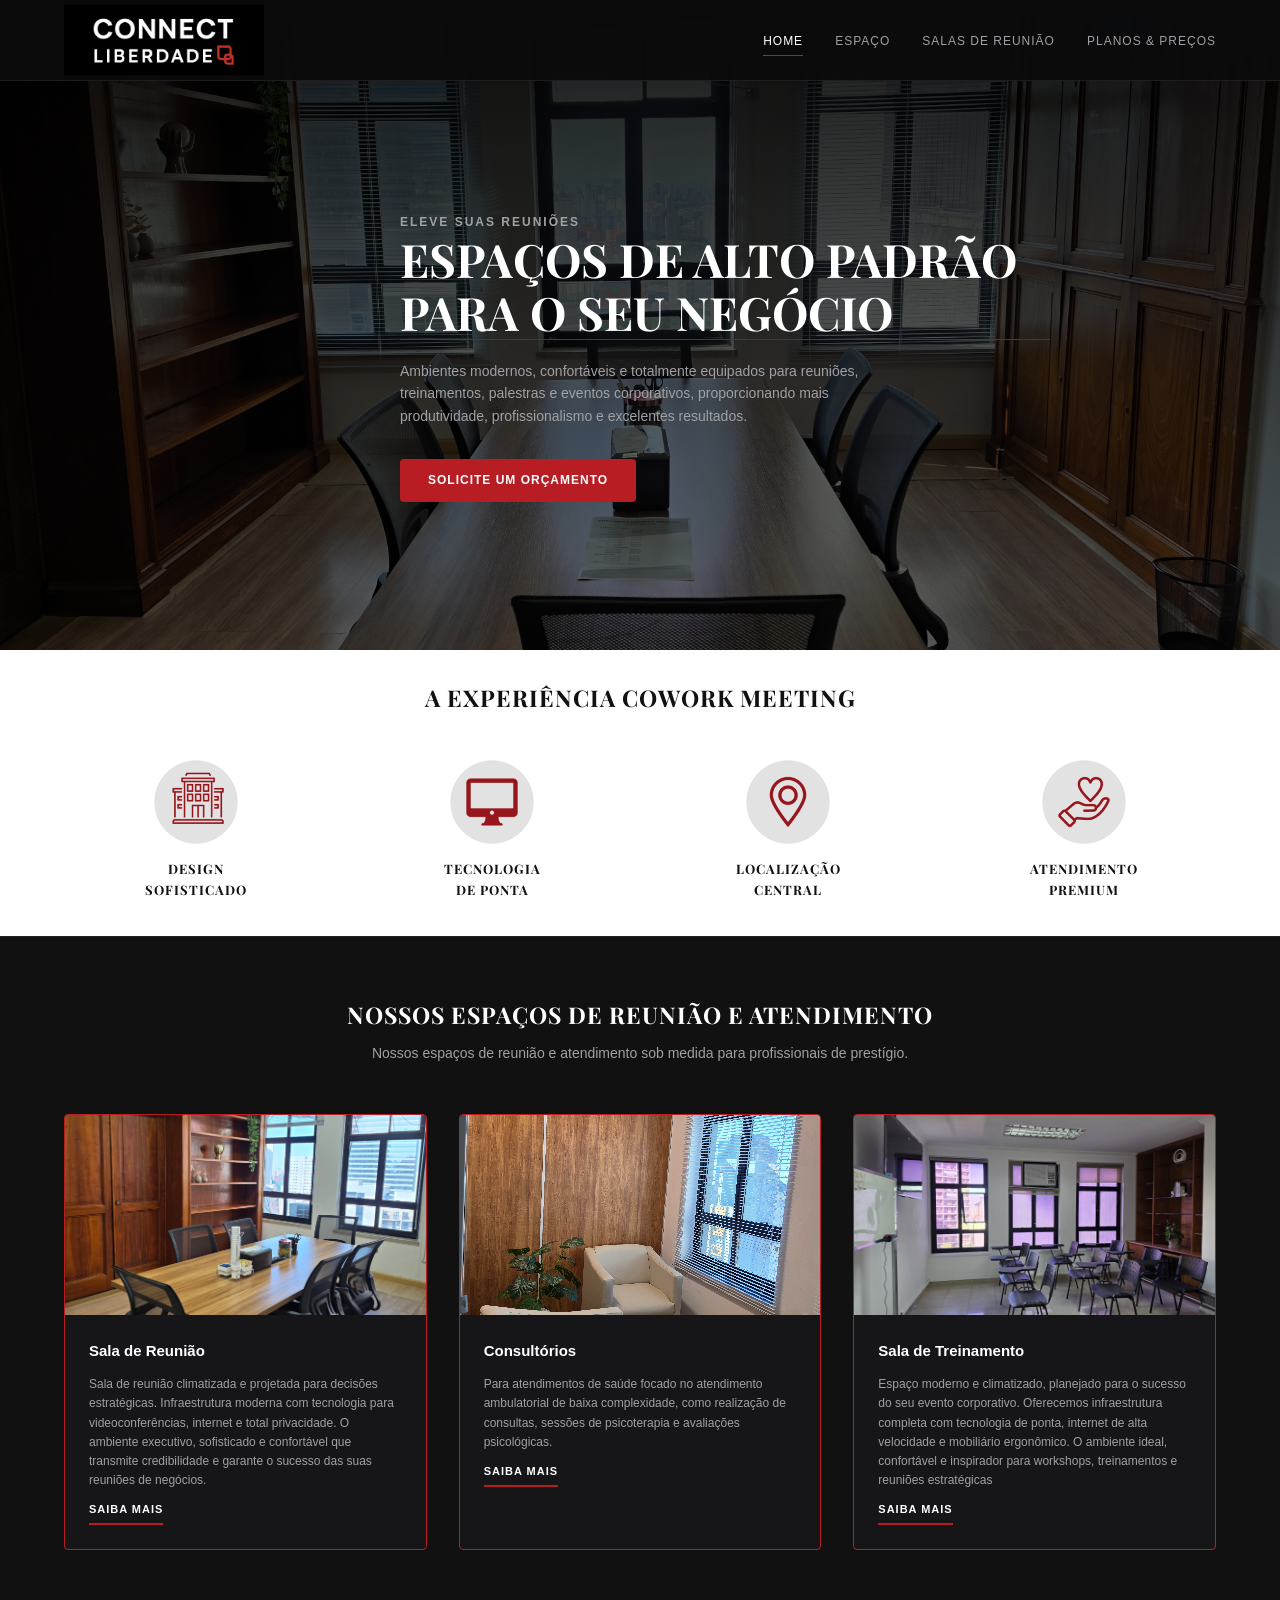
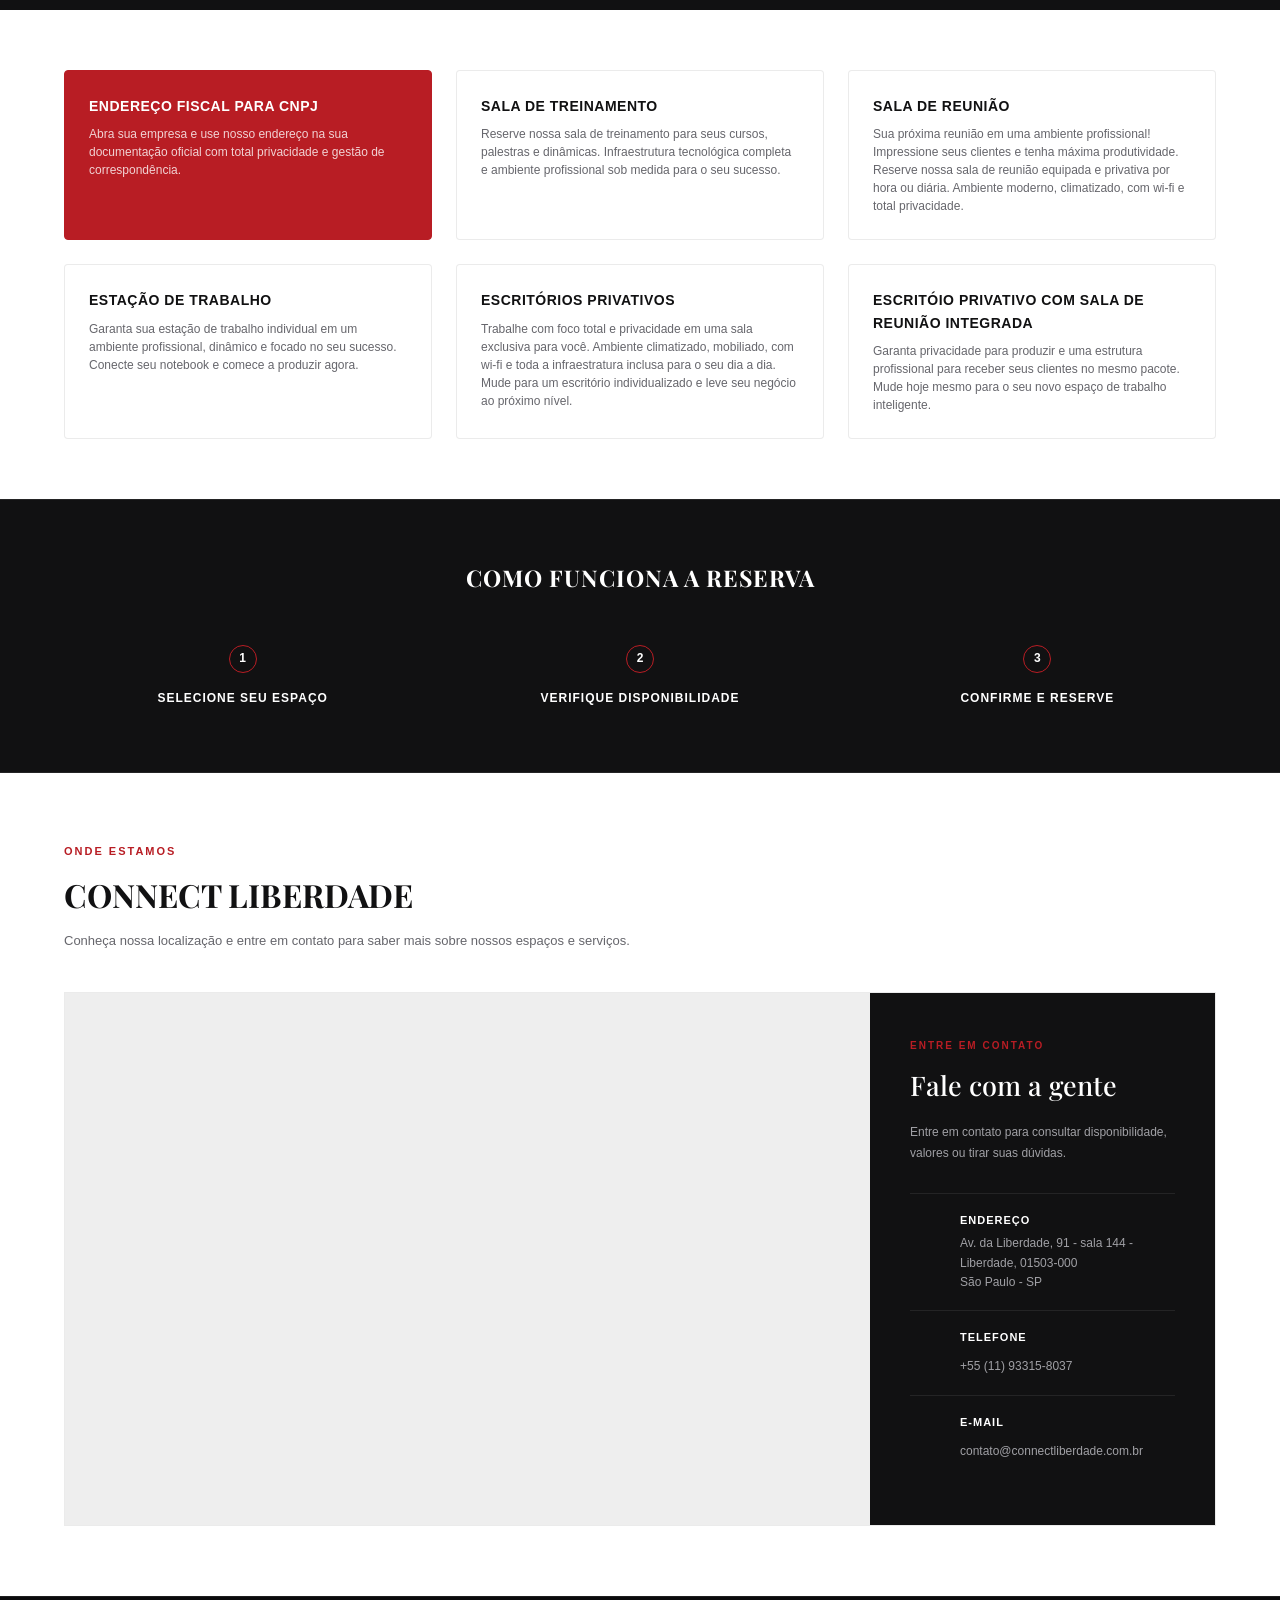
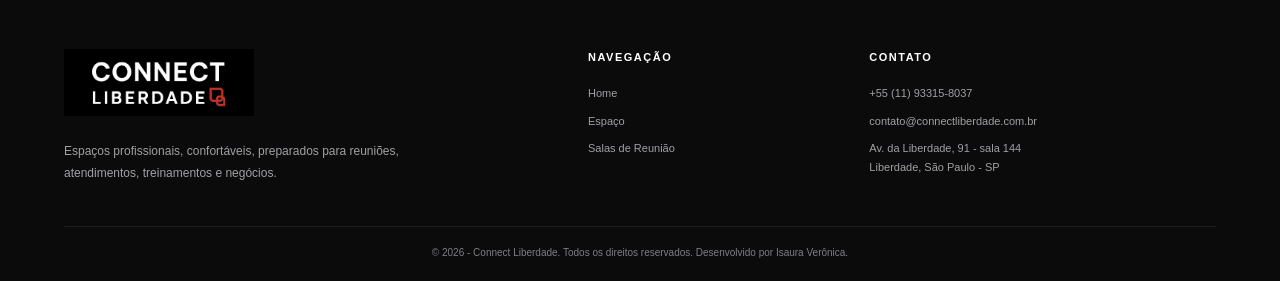
<file: index.html>
<!DOCTYPE html>
<html lang="pt-BR">

<head>
    <meta charset="UTF-8">
    <meta name="viewport" content="width=device-width, initial-scale=1.0">
    <title>Connect Liberdade</title>
    <link rel="stylesheet" href="style.css">
    <link rel="preconnect" href="https://fonts.googleapis.com">
    <link rel="preconnect" href="https://fonts.gstatic.com" crossorigin>
    <link rel="shortcut icon" href="img/favicon.ico.png" type="image/x-icon">
    <link
        href="https://fonts.googleapis.com/css2?family=Montserrat:wght@700&family=Playfair+Display:wght@500&display=swap"
        rel="stylesheet">
</head>

<body>
    <!-- ==================== CABEÇALHO / MENU ==================== -->
    <header class="header">
        <div class="container navbar">
            <div class="brand">
                <img src="img/logo_preta.png" class="logo-top">
            </div>
            <nav>
                <ul class="nav-list">
                    <li><a href="index.html" class="nav-link active">Home</a></li>
                    <li><a href="espaco.html" class="nav-link">Espaço</a></li>
                    <li><a href="salas.html" class="nav-link">Salas de Reunião</a></li>
                    <li><a href="https://wa.me/5511933158037" class="nav-link">Planos & Preços</a></li>
                </ul>
            </nav>
        </div>
    </header>
    <!-- ==================== DESTAQUE PRINCIPAL (HERO) ==================== -->
    <section class="hero">
        <div class="container" style="margin: 0; padding-left: 400px;">
            <div class="hero-content">
                <span class="hero-tagline">Eleve suas Reuniões</span>
                <h1 class="hero-title">Espaços de Alto Padrão Para o seu Negócio</h1>
                <p class="hero-description">
                    Ambientes modernos, confortáveis e totalmente equipados para reuniões, treinamentos, palestras e
                    eventos corporativos, proporcionando mais produtividade, profissionalismo e excelentes resultados.
                </p>
                <a href="https://wa.me/5511933158037" class="btn btn-red">Solicite um Orçamento</a>
            </div>
        </div>
    </section>
    <!-- SEÇÃO A EXPERIÊNCIA COWORK MEETING (LIGHT) -->
    <section class="experience-section">
        <div class="container">
            <h2 class="section-title dark-text">A Experiência Cowork Meeting</h2>
            <div class="features-horizontal-grid">
                <div class="feature-horizontal-item">
                    <img src="img/icon_design.png">
                    <h3>Design <br>Sofisticado</h3>
                </div>
                <div class="feature-horizontal-item">
                    <img src="img/icon_tecnologia.png">
                    <h3>Tecnologia <br>de Ponta</h3>
                </div>
                <div class="feature-horizontal-item">
                    <img src="img/icon_localizacao.png">
                    <h3>Localização <br>Central</h3>
                </div>
                <div class="feature-horizontal-item">
                    <img src="img/icon_atendimento.png">
                    <h3>Atendimento <br>Premium</h3>
                </div>
            </div>
        </div>
    </section>
    <!-- SEÇÃO NOSSOS ESPAÇOS DE REUNIÃO (DARK) -->
    <section class="spaces-section">
        <div class="container">
            <h2 class="section-title light-text">Nossos Espaços de Reunião e Atendimento</h2>
            <p class="section-subtitle light-muted">Nossos espaços de reunião e atendimento sob medida para
                profissionais de prestígio.</p>
            <div class="spaces-grid">
                <!-- Card 1 -->
                <div class="space-card highlighted">
                    <div class="space-img-placeholder" style="background-image: url(img/14/sala_reuniao.jpg);"></div>
                    <div class="space-info">
                        <h3>Sala de Reunião</h3>
                        <p>Sala de reunião climatizada e projetada para decisões estratégicas. Infraestrutura moderna
                            com tecnologia para videoconferências, internet e total privacidade. O ambiente executivo,
                            sofisticado e confortável que transmite credibilidade e garante o sucesso das suas reuniões
                            de negócios.</p>
                        <a href="salas.html#reuniao"
                            class="btn-link">Saiba Mais</a>
                    </div>
                </div>
                <!-- Card 2 -->
                <div class="space-card highlighted">
                    <div class="space-img-placeholder" style="background-image: url(img/14/consultorio1.jpg);"></div>
                    <div class="space-info">
                        <h3>Consultórios</h3>
                        <p>Para atendimentos de saúde focado no atendimento ambulatorial de baixa complexidade, como
                            realização de consultas, sessões de psicoterapia e avaliações psicológicas.</p>
                        <a href="salas.html#consultorios"
                            class="btn-link">Saiba Mais</a>
                    </div>
                </div>
                <!-- Card 3 -->
                <div class="space-card highlighted">
                    <div class="space-img-placeholder" style="background-image: url('img/4/sala_treinamento.jpg');">
                    </div>
                    <div class="space-info">
                        <h3>Sala de Treinamento</h3>
                        <p>Espaço moderno e climatizado, planejado para o sucesso do seu evento corporativo. Oferecemos
                            infraestrutura completa com tecnologia de ponta, internet de alta velocidade e mobiliário
                            ergonômico. O ambiente ideal, confortável e inspirador para workshops, treinamentos e
                            reuniões estratégicas</p>
                        <a href="salas.html#treinamento"
                            class="btn-link">Saiba Mais</a>
                    </div>
                </div>
            </div>
        </div>
    </section>
    <!-- SEÇÃO INFRAESTRUTURA / RECURSOS -->
    <section class="infra-section">
        <div class="container">
            <div class="infra-grid">
                <!-- caixa 1 -->
                <div class="infra-item featured">
                    <h4>Endereço Fiscal para CNPJ </h4>
                    <p>Abra sua empresa e use nosso endereço na sua documentação oficial com total privacidade e gestão
                        de correspondência.</p>
                </div>
                <!-- caixa 2 -->
                <div class="infra-item">
                    <h4>Sala de Treinamento </h4>
                    <p>Reserve nossa sala de treinamento para seus cursos, palestras e dinâmicas. Infraestrutura
                        tecnológica completa e ambiente profissional sob medida para o seu sucesso.</p>
                </div>
                <!-- caixa 3 -->
                <div class="infra-item">
                    <h4>Sala de Reunião</h4>
                    <p>Sua próxima reunião em uma ambiente profissional! Impressione seus clientes e tenha máxima
                        produtividade. Reserve nossa sala de reunião equipada e privativa por hora ou diária. Ambiente
                        moderno, climatizado, com wi-fi e total privacidade.</p>
                </div>
                <!-- caixa 4 -->
                <div class="infra-item">
                    <h4>Estação de Trabalho</h4>
                    <p>Garanta sua estação de trabalho individual em um ambiente profissional, dinâmico e focado no seu
                        sucesso. Conecte seu notebook e comece a produzir agora.</p>
                </div>
                <!-- caixa 5 -->
                <div class="infra-item">
                    <h4>Escritórios privativos</h4>
                    <p>Trabalhe com foco total e privacidade em uma sala exclusiva para você. Ambiente climatizado,
                        mobiliado, com wi-fi e toda a infraestratura inclusa para o seu dia a dia. Mude para um
                        escritório individualizado e leve seu negócio ao próximo nível.</p>
                </div>
                <!-- caixa 6 -->
                <div class="infra-item">
                    <h4>Escritóio privativo com sala de reunião integrada</h4>
                    <p>Garanta privacidade para produzir e uma estrutura profissional para receber seus clientes no
                        mesmo pacote. Mude hoje mesmo para o seu novo espaço de trabalho inteligente.</p>
                </div>
            </div>
        </div>
    </section>
    <!-- SEÇÃO COMO FUNCIONA A RESERVA (DARK) -->
    <section class="steps-section">
        <div class="container">
            <h2 class="section-title light-text">Como Funciona a Reserva</h2>
            <div class="steps-grid">
                <div class="step-item">
                    <div class="step-badge">1</div>
                    <h3 class="step-title">Selecione seu Espaço</h3>
                    <p class="step-desc"></p>
                </div>
                <div class="step-item">
                    <div class="step-badge">2</div>
                    <h3 class="step-title">Verifique Disponibilidade</h3>
                    <p class="step-desc"></p>
                </div>
                <div class="step-item">
                    <div class="step-badge">3</div>
                    <h3 class="step-title">Confirme e Reserve</h3>
                    <p class="step-desc"></p>
                </div>
            </div>
        </div>
    </section>
    <!-- ==================== LOCALIZAÇÃO E CONTATO ==================== -->
    <section class="contato-section">
        <div class="container">
            <div class="contato-titulo">
                <span>Onde Estamos</span>
                <h2>Connect Liberdade</h2>
                <p>
                    Conheça nossa localização e entre em contato para saber mais
                    sobre nossos espaços e serviços.
                </p>
            </div>
            <div class="contato-grid">
                <!-- MAPA -->
                <div class="mapa">
                    <!--
                        Substitua o src abaixo pelo link de incorporação do Google Maps.
                        No Google Maps: Compartilhar > Incorporar um mapa > Copiar HTML.
                    -->
                    <iframe
                        src="https://www.google.com/maps/embed?pb=!1m18!1m12!1m3!1d10344.530565061743!2d-46.63941161928652!3d-23.55609078636971!2m3!1f0!2f0!3f0!3m2!1i1024!2i768!4f13.1!3m3!1m2!1s0x94ce59468b87a465%3A0x40676c2429aa9c42!2sConnect%20Liberdade!5e0!3m2!1spt-BR!2sbr!4v1786396383417!5m2!1spt-BR!2sbr"
                        width="600" height="450" style="border:0;" allowfullscreen="" loading="lazy"
                        referrerpolicy="strict-origin-when-cross-origin"></iframe>"
                    loading="lazy"
                    referrerpolicy="no-referrer-when-downgrade"
                    title="Localização Connect Liberdade"
                    </iframe>
                </div>
                <!-- INFORMAÇÕES DE CONTATO -->
                <div class="contato-info">
                    <span class="contato-subtitulo">Entre em contato</span>
                    <h3>Fale com a gente</h3>
                    <p class="contato-texto">
                        Entre em contato para consultar disponibilidade,
                        valores ou tirar suas dúvidas.
                    </p>
                    <!--Endereço-->
                    <div class="contato-item">
                        <div class="contato-numero"></div>
                        <div>
                            <h4>Endereço</h4>
                            <p>
                                Av. da Liberdade, 91 - sala 144 - Liberdade, 01503-000<br>
                                São Paulo - SP
                            </p>
                        </div>
                    </div>
                    <!--Telefone-->
                    <div class="contato-item">
                        <div class="contato-numero"></div>
                        <div>
                            <h4>Telefone</h4>
                            <a href="https://wa.me/5511933158037">+55 (11) 93315-8037</a>
                        </div>
                    </div>
                    <!--E-mail-->
                    <div class="contato-item">
                        <div class="contato-numero"></div>
                        <div>
                            <h4>E-mail</h4>
                            <a href="mailto:contato@connectliberdade.com.br">
                                contato@connectliberdade.com.br
                            </a>
                        </div>
                    </div>
                </div>
            </div>
        </div>
    </section>
    <!-- RODAPÉ -->
    <footer class="footer">
        <div class="container footer-content">
            <div class="footer-main">
                <div class="footer-brand-block">
                    <a href="index.html" class="footer-logo-link" aria-label="Página inicial da Connect Liberdade">
                        <img src="img/logo_preta.png" class="footer-logo" alt="Connect Liberdade">
                    </a>
                    <p class="footer-description">Espaços profissionais, confortáveis, preparados para reuniões,
                        atendimentos, treinamentos e negócios.</p>
                </div>

                <div class="footer-column">
                    <h3>Navegação</h3>
                    <a href="index.html">Home</a>
                    <a href="espaco.html">Espaço</a>
                    <a href="salas.html">Salas de Reunião</a>
                </div>

                <div class="footer-column">
                    <h3>Contato</h3>
                    <a href="https://wa.me/5511933158037">+55 (11) 93315-8037</a>
                    <a href="mailto:contato@connectliberdade.com.br">contato@connectliberdade.com.br</a>
                    <a href="https://share.google/H92tpMHsMtXWZGS6y">Av. da Liberdade, 91 - sala 144<br>Liberdade, São
                        Paulo - SP</a>
                </div>
            </div>

            <div class="footer-bottom">
                <p>© 2026 - Connect Liberdade. Todos os direitos reservados. Desenvolvido por Isaura Verônica.</p>
            </div>
        </div>
    </footer>
</body>

</html>
</file>
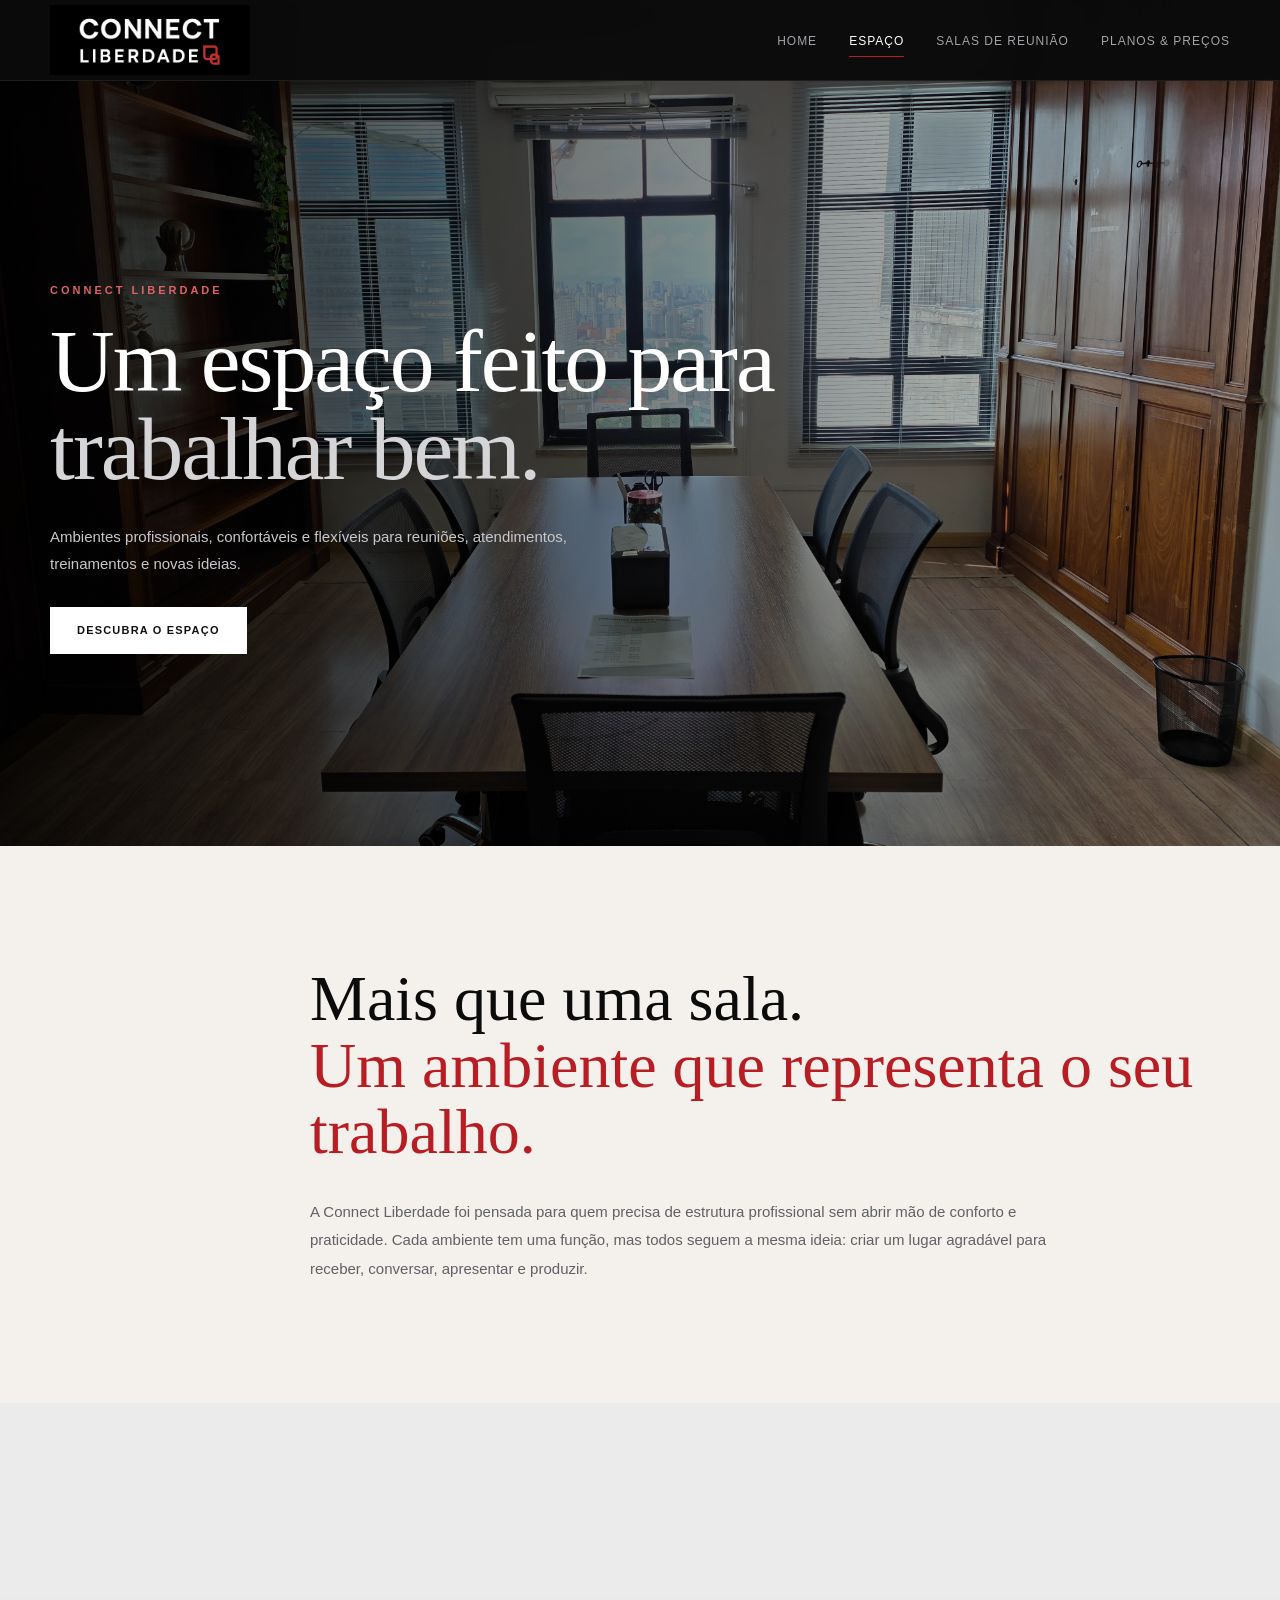
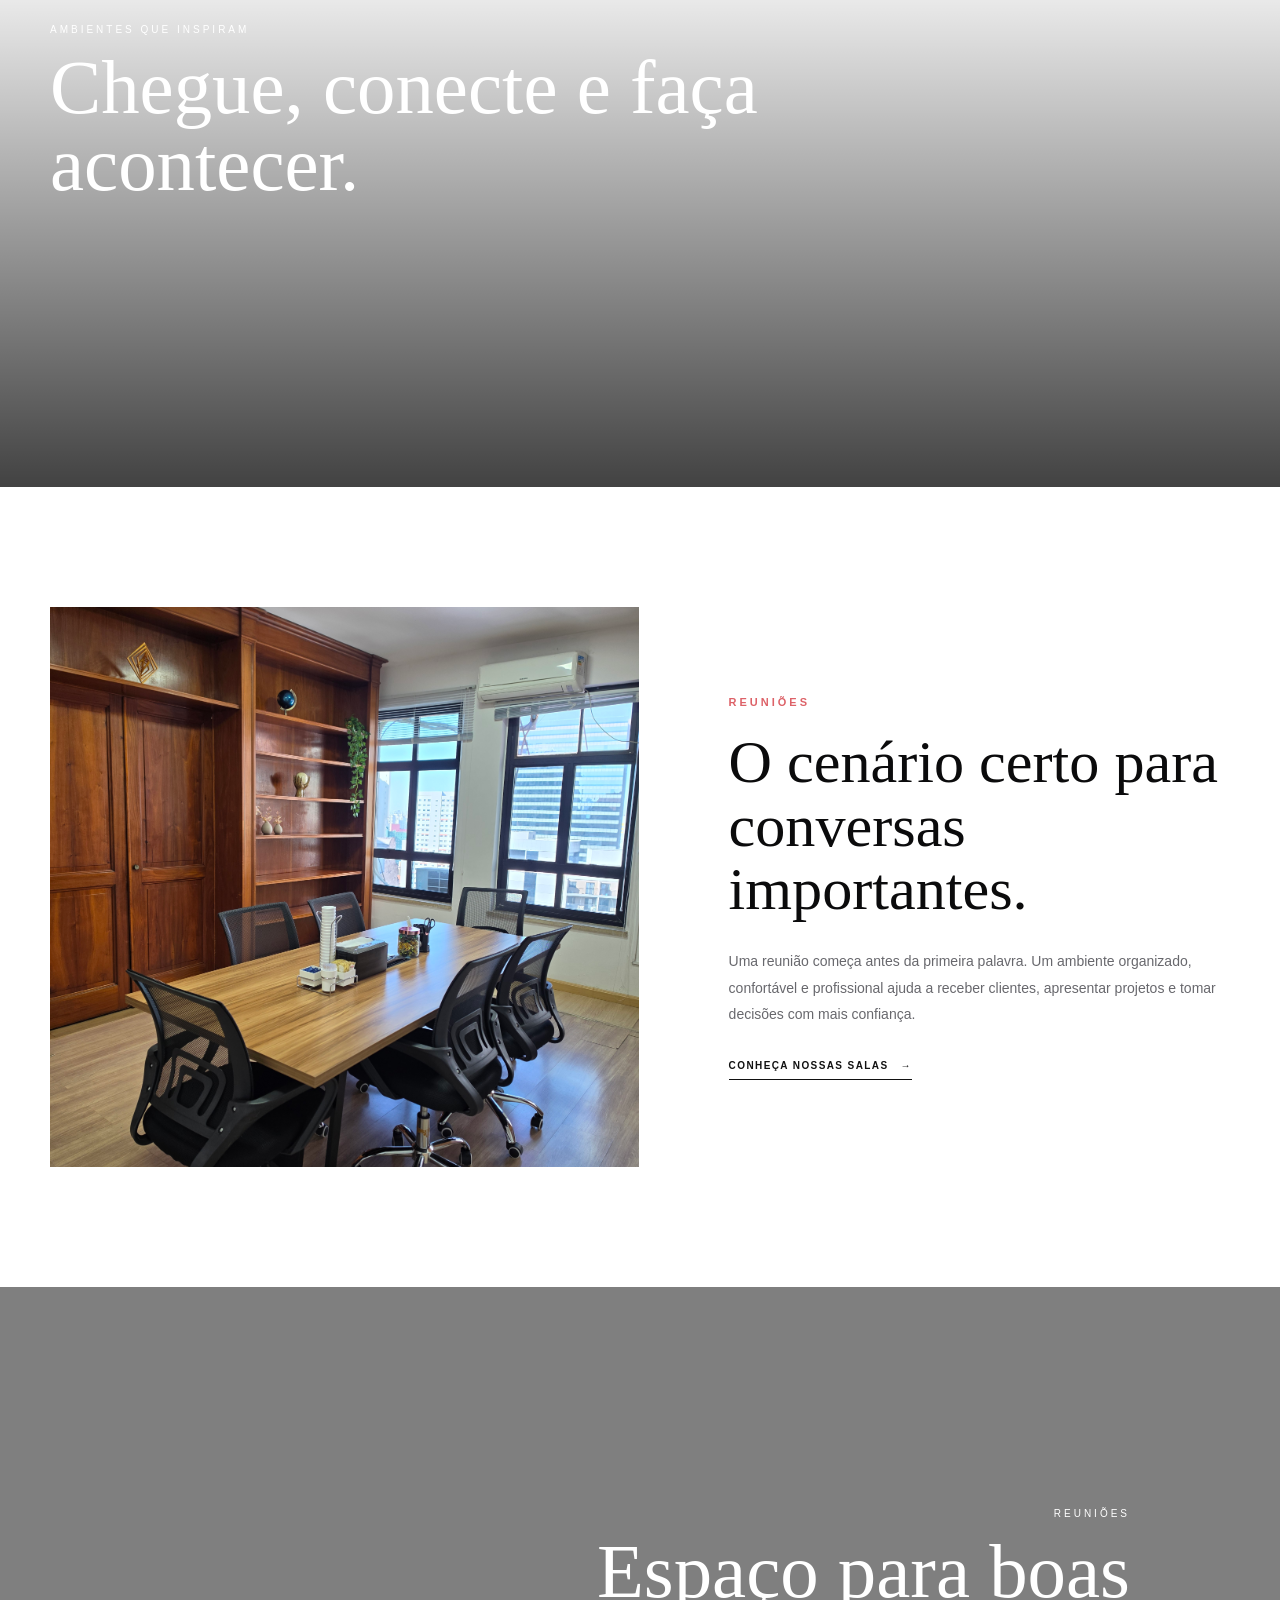
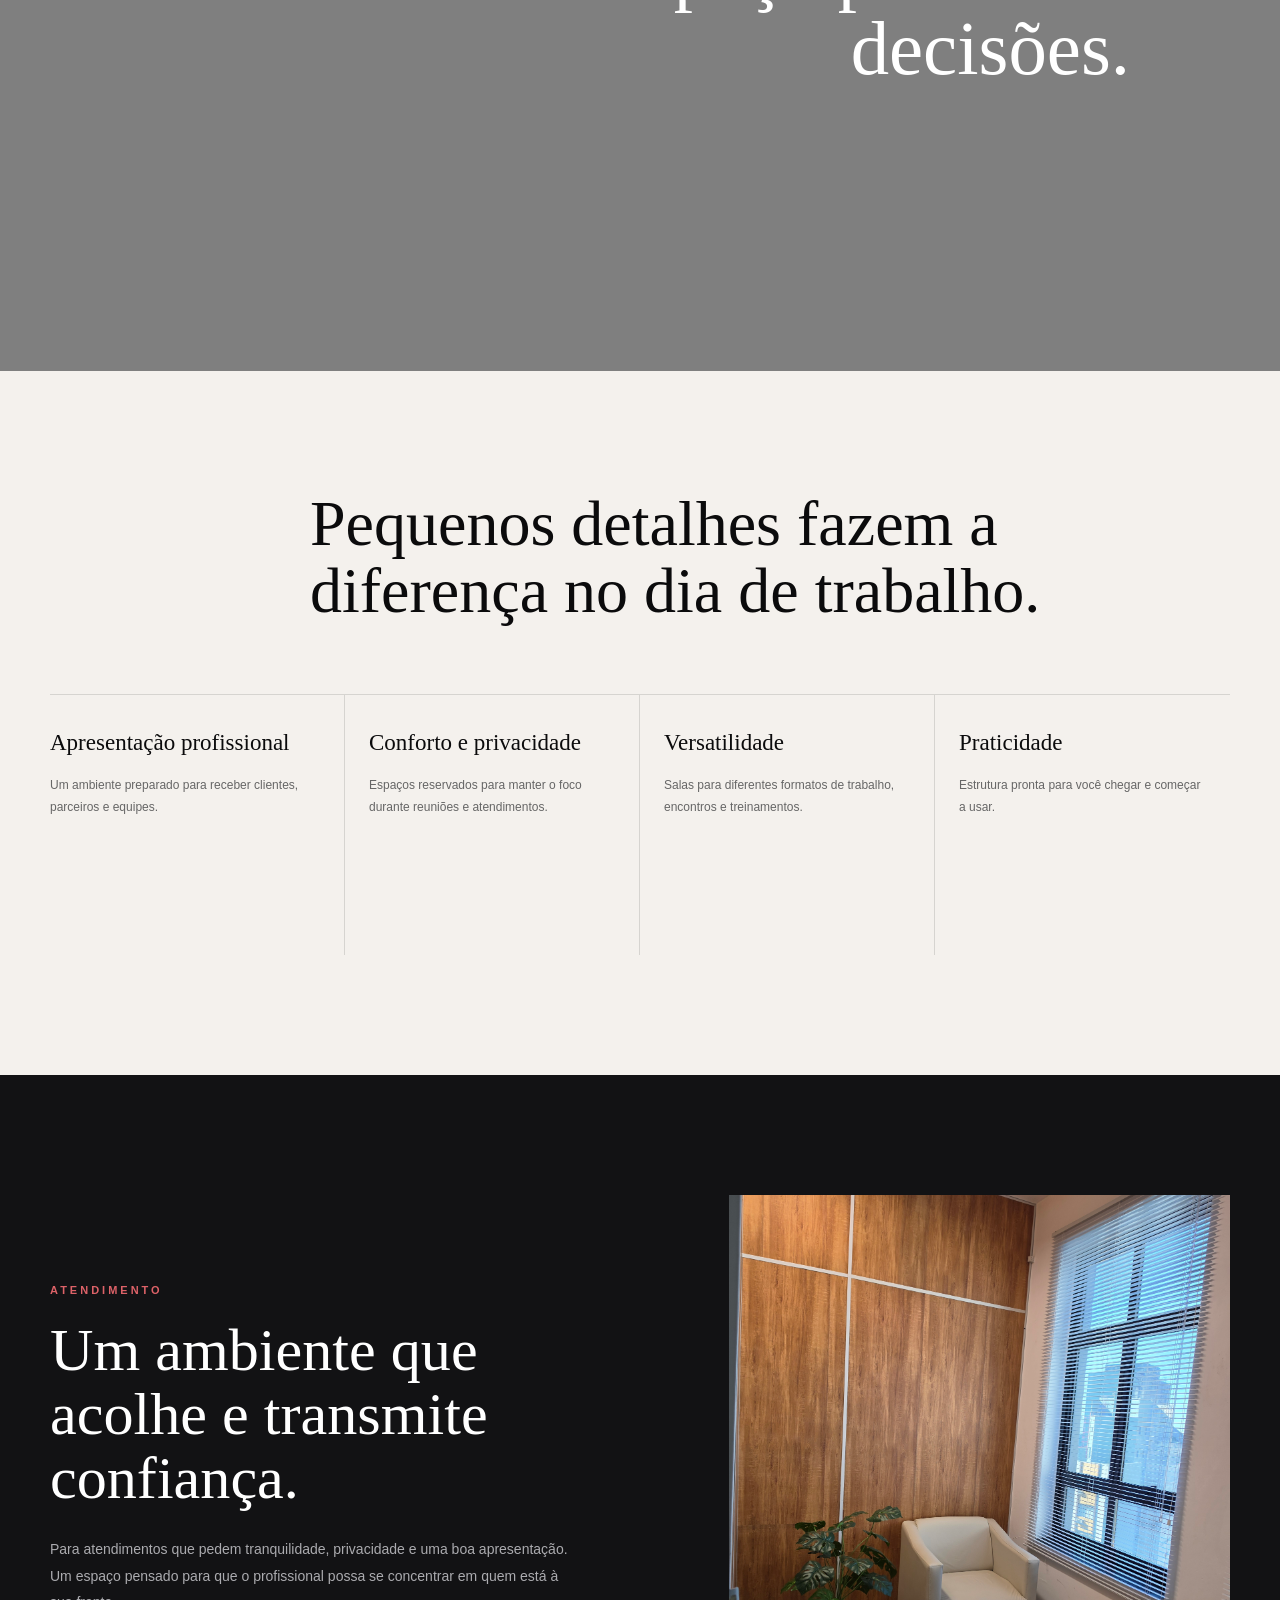
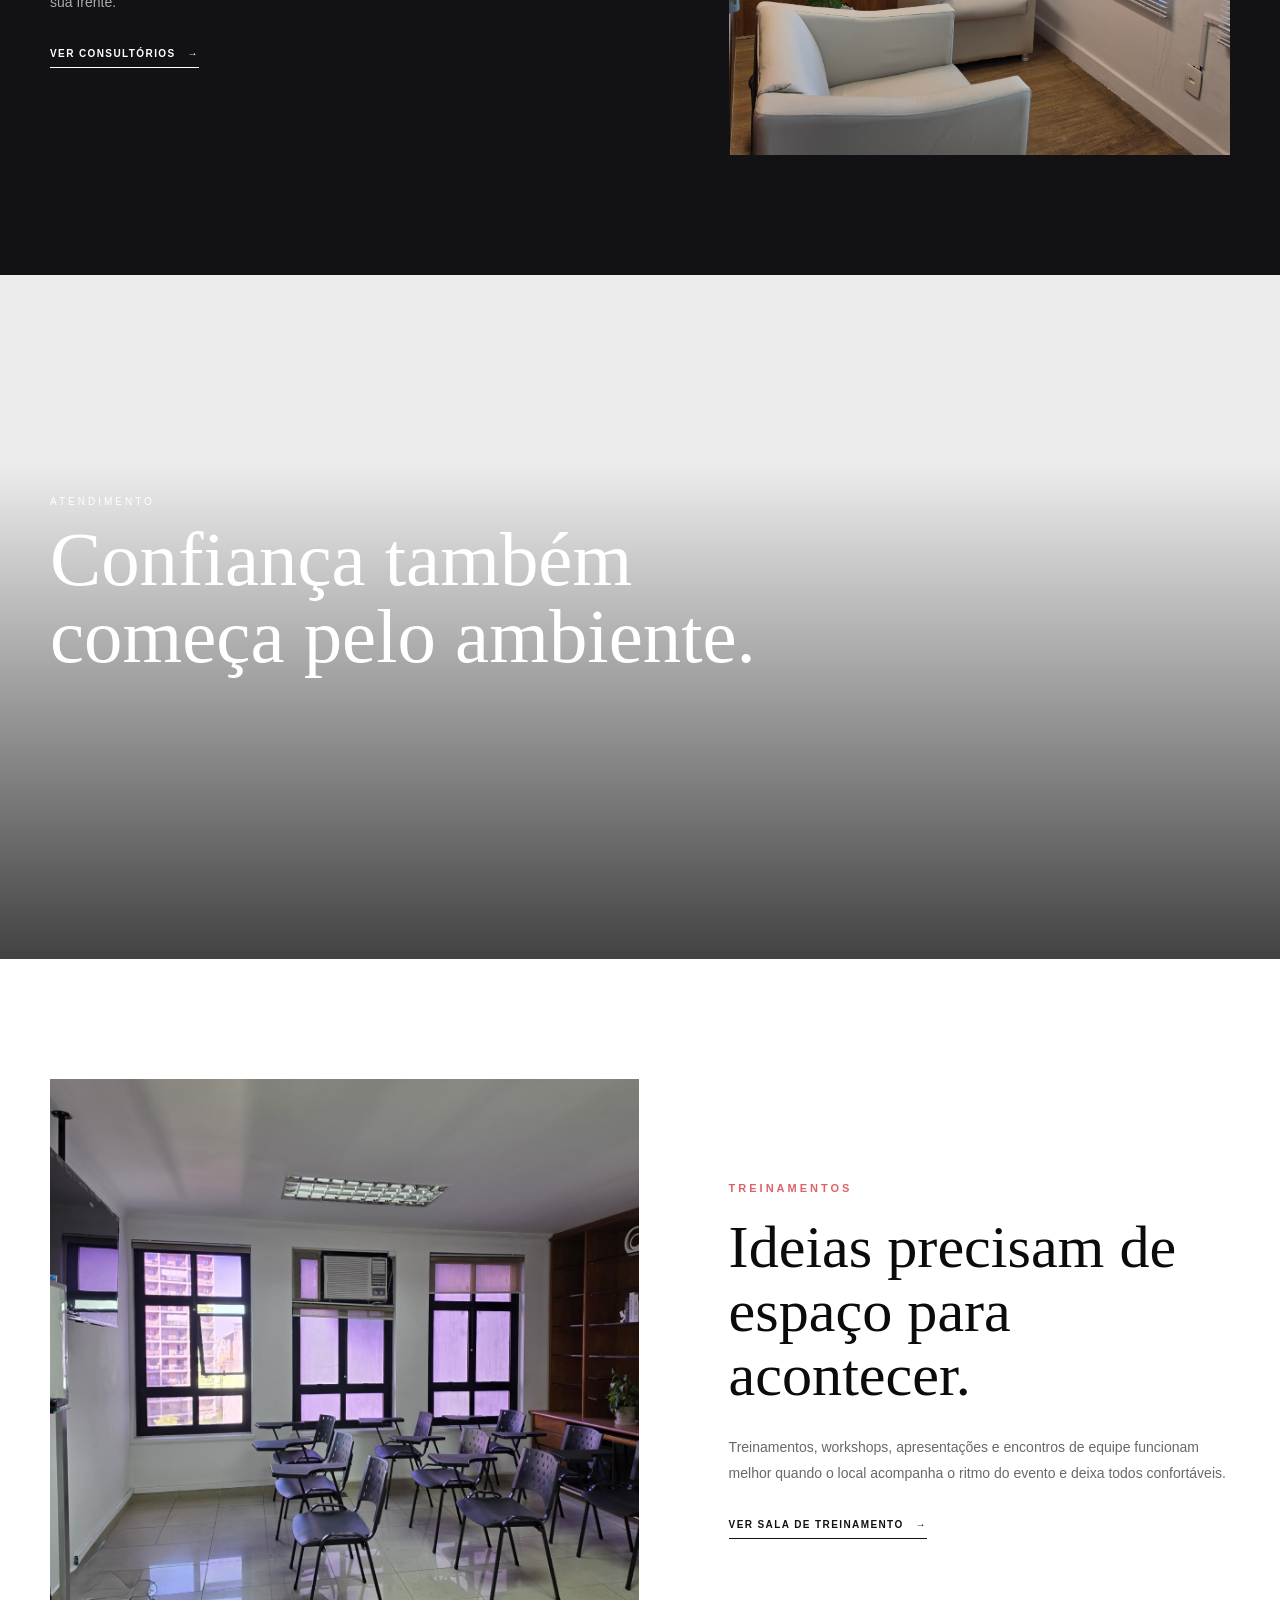
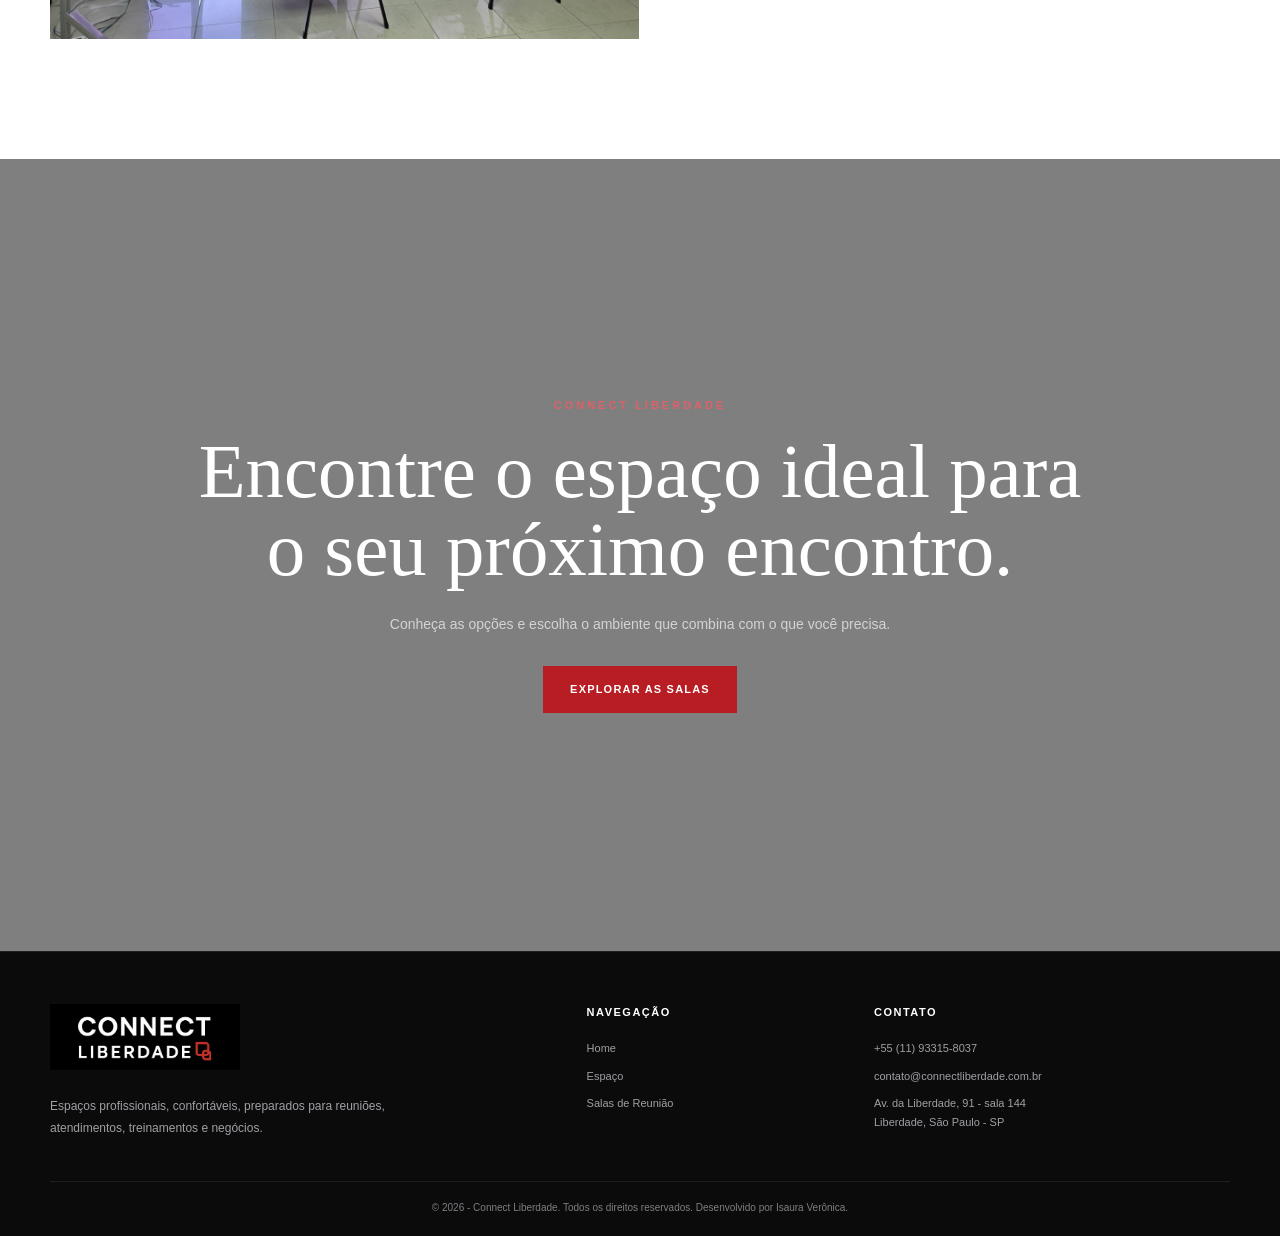
<file: espaco.html>
<!DOCTYPE html>
<html lang="pt-BR">

<head>
  <meta charset="UTF-8">
  <meta name="viewport" content="width=device-width, initial-scale=1.0">
  <meta name="description" content="Conheça os ambientes da Connect Liberdade.">
  <title>Nosso Espaço | Connect Liberdade</title>
  <link rel="stylesheet" href="espaco.css">
  <link rel="shortcut icon" href="img/favicon.ico.png" type="image/x-icon">
</head>

<body>
  <!-- MENU FIXO -->
  <header class="header">
    <div class="container navbar">
      <a class="brand" href="index.html" aria-label="Página inicial">
        <img src="img/logo_preta.png" alt="Connect Liberdade">
      </a>
      <nav aria-label="Navegação principal">
        <ul class="nav-list">
          <li><a href="index.html">Home</a></li>
          <li><a class="active" href="espaco.html">Espaço</a></li>
          <li><a href="salas.html">Salas de Reunião</a></li>
          <li><a href="https://wa.me/5511933158037">Planos &amp; Preços</a></li>
        </ul>
      </nav>
    </div>
  </header>
  <main>
    <!-- BANNER PRINCIPAL -->
    <section class="hero">
      <div class="hero-overlay"></div>
      <div class="container hero-content">
        <span class="kicker">Connect Liberdade</span>
        <h1>Um espaço feito para <em>trabalhar bem.</em></h1>
        <p>Ambientes profissionais, confortáveis e flexíveis para reuniões, atendimentos, treinamentos e novas ideias.
        </p>
        <a class="btn btn-light" href="#descubra">Descubra o espaço</a>
      </div>
    </section>
    <!-- INTRODUÇÃO EDITORIAL -->
    <section class="intro" id="descubra">
      <div class="container intro-grid">
        <div class="section-index"></div>
        <div class="intro-copy">
          <h2>Mais que uma sala. <span>Um ambiente que representa o seu trabalho.</span></h2>
          <p>A Connect Liberdade foi pensada para quem precisa de estrutura profissional sem abrir mão de conforto e
            praticidade. Cada ambiente tem uma função, mas todos seguem a mesma ideia: criar um lugar agradável para
            receber, conversar, apresentar e produzir.</p>
        </div>
      </div>
    </section>
    <!-- PARALLAX 1 -->
    <section class="parallax p1">
      <div class="shade"></div>
      <div class="container parallax-copy">
        <span>Ambientes que inspiram</span>
        <h2>Chegue, conecte e faça acontecer.</h2>
      </div>
    </section>
    <!-- SALA DE REUNIÃO -->
    <section class="story">
      <div class="container story-grid">
        <figure class="story-photo"><img src="img/14/sala_reuniao.jpg" alt="Sala de reunião"></figure>
        <div class="story-copy">
          <span class="eyebrow">Reuniões</span>
          <h2>O cenário certo para conversas importantes.</h2>
          <p>Uma reunião começa antes da primeira palavra. Um ambiente organizado, confortável e profissional ajuda a
            receber clientes, apresentar projetos e tomar decisões com mais confiança.</p>
          <a class="link-arrow" href="salas.html">Conheça nossas salas <span>→</span></a>
        </div>
      </div>
    </section>
    <!-- PARALLAX 2 -->
    <section class="parallax p2">
      <div class="shade stronger"></div>
      <div class="container parallax-copy right">
        <span>Reuniões</span>
        <h2>Espaço para boas decisões.</h2>
      </div>
    </section>
    <!-- DIFERENCIAIS -->
    <section class="features">
      <div class="container">
        <div class="features-head">
          <div class="section-index"></div>
          <h2>Pequenos detalhes fazem a diferença no dia de trabalho.</h2>
        </div>
        <div class="features-grid">
          <article>
            <h3>Apresentação profissional</h3>
            <p>Um ambiente preparado para receber clientes, parceiros e equipes.</p>
          </article>
          <article>
            <h3>Conforto e privacidade</h3>
            <p>Espaços reservados para manter o foco durante reuniões e atendimentos.</p>
          </article>
          <article>
            <h3>Versatilidade</h3>
            <p>Salas para diferentes formatos de trabalho, encontros e treinamentos.</p>
          </article>
          <article>
            <h3>Praticidade</h3>
            <p>Estrutura pronta para você chegar e começar a usar.</p>
          </article>
        </div>
      </div>
    </section>
    <!-- CONSULTÓRIO -->
    <section class="story dark">
      <div class="container story-grid reverse">
        <figure class="story-photo"><img src="img/14/consultorio1.jpg" alt="Consultório"></figure>
        <div class="story-copy">
          <span class="eyebrow">Atendimento</span>
          <h2>Um ambiente que acolhe e transmite confiança.</h2>
          <p>Para atendimentos que pedem tranquilidade, privacidade e uma boa apresentação. Um espaço pensado para que o
            profissional possa se concentrar em quem está à sua frente.</p>
          <a class="link-arrow light" href="salas.html#consultorios">Ver consultórios <span>→</span></a>
        </div>
      </div>
    </section>
    <!-- PARALLAX 3 -->
    <section class="parallax p3">
      <div class="shade"></div>
      <div class="container parallax-copy">
        <span>Atendimento</span>
        <h2>Confiança também começa pelo ambiente.</h2>
      </div>
    </section>
    <!-- TREINAMENTO -->
    <section class="story">
      <div class="container story-grid">
        <figure class="story-photo"><img src="img/4/sala_treinamento.jpg" alt="Sala de treinamento"></figure>
        <div class="story-copy">
          <span class="eyebrow">Treinamentos</span>
          <h2>Ideias precisam de espaço para acontecer.</h2>
          <p>Treinamentos, workshops, apresentações e encontros de equipe funcionam melhor quando o local acompanha o
            ritmo do evento e deixa todos confortáveis.</p>
          <a class="link-arrow" href="salas.html#treinamento">Ver sala de treinamento <span>→</span></a>
        </div>
      </div>
    </section>
    <!-- PARALLAX FINAL / CTA -->
    <section class="parallax p4 final-parallax">
      <div class="shade stronger"></div>
      <div class="container cta">
        <span class="kicker">Connect Liberdade</span>
        <h2>Encontre o espaço ideal para o seu próximo encontro.</h2>
        <p>Conheça as opções e escolha o ambiente que combina com o que você precisa.</p>
        <a class="btn btn-red" href="salas.html">Explorar as salas</a>
      </div>
    </section>
  </main>
  <!-- RODAPÉ -->
  <footer class="footer">
    <div class="container footer-content">
      <div class="footer-main">
        <div class="footer-brand-block">
          <a href="index.html" class="footer-logo-link" aria-label="Página inicial da Connect Liberdade">
            <img src="img/logo_preta.png" class="footer-logo" alt="Connect Liberdade">
          </a>
          <p class="footer-description">Espaços profissionais, confortáveis, preparados para reuniões, atendimentos,
            treinamentos e negócios.</p>
        </div>

        <div class="footer-column">
          <h3>Navegação</h3>
          <a href="index.html">Home</a>
          <a href="espaco.html">Espaço</a>
          <a href="salas.html">Salas de Reunião</a>
        </div>

        <div class="footer-column">
          <h3>Contato</h3>
          <a href="https://wa.me/5511933158037">+55 (11) 93315-8037</a>
          <a href="mailto:contato@connectliberdade.com.br">contato@connectliberdade.com.br</a>
          <a href="https://share.google/H92tpMHsMtXWZGS6y">Av. da Liberdade, 91 - sala 144<br>Liberdade, São Paulo -
            SP</a>
        </div>
      </div>

      <div class="footer-bottom">
        <p>© 2026 - Connect Liberdade. Todos os direitos reservados. Desenvolvido por Isaura Verônica.</p>
      </div>
    </div>
  </footer>
</body>

</html>
</file>
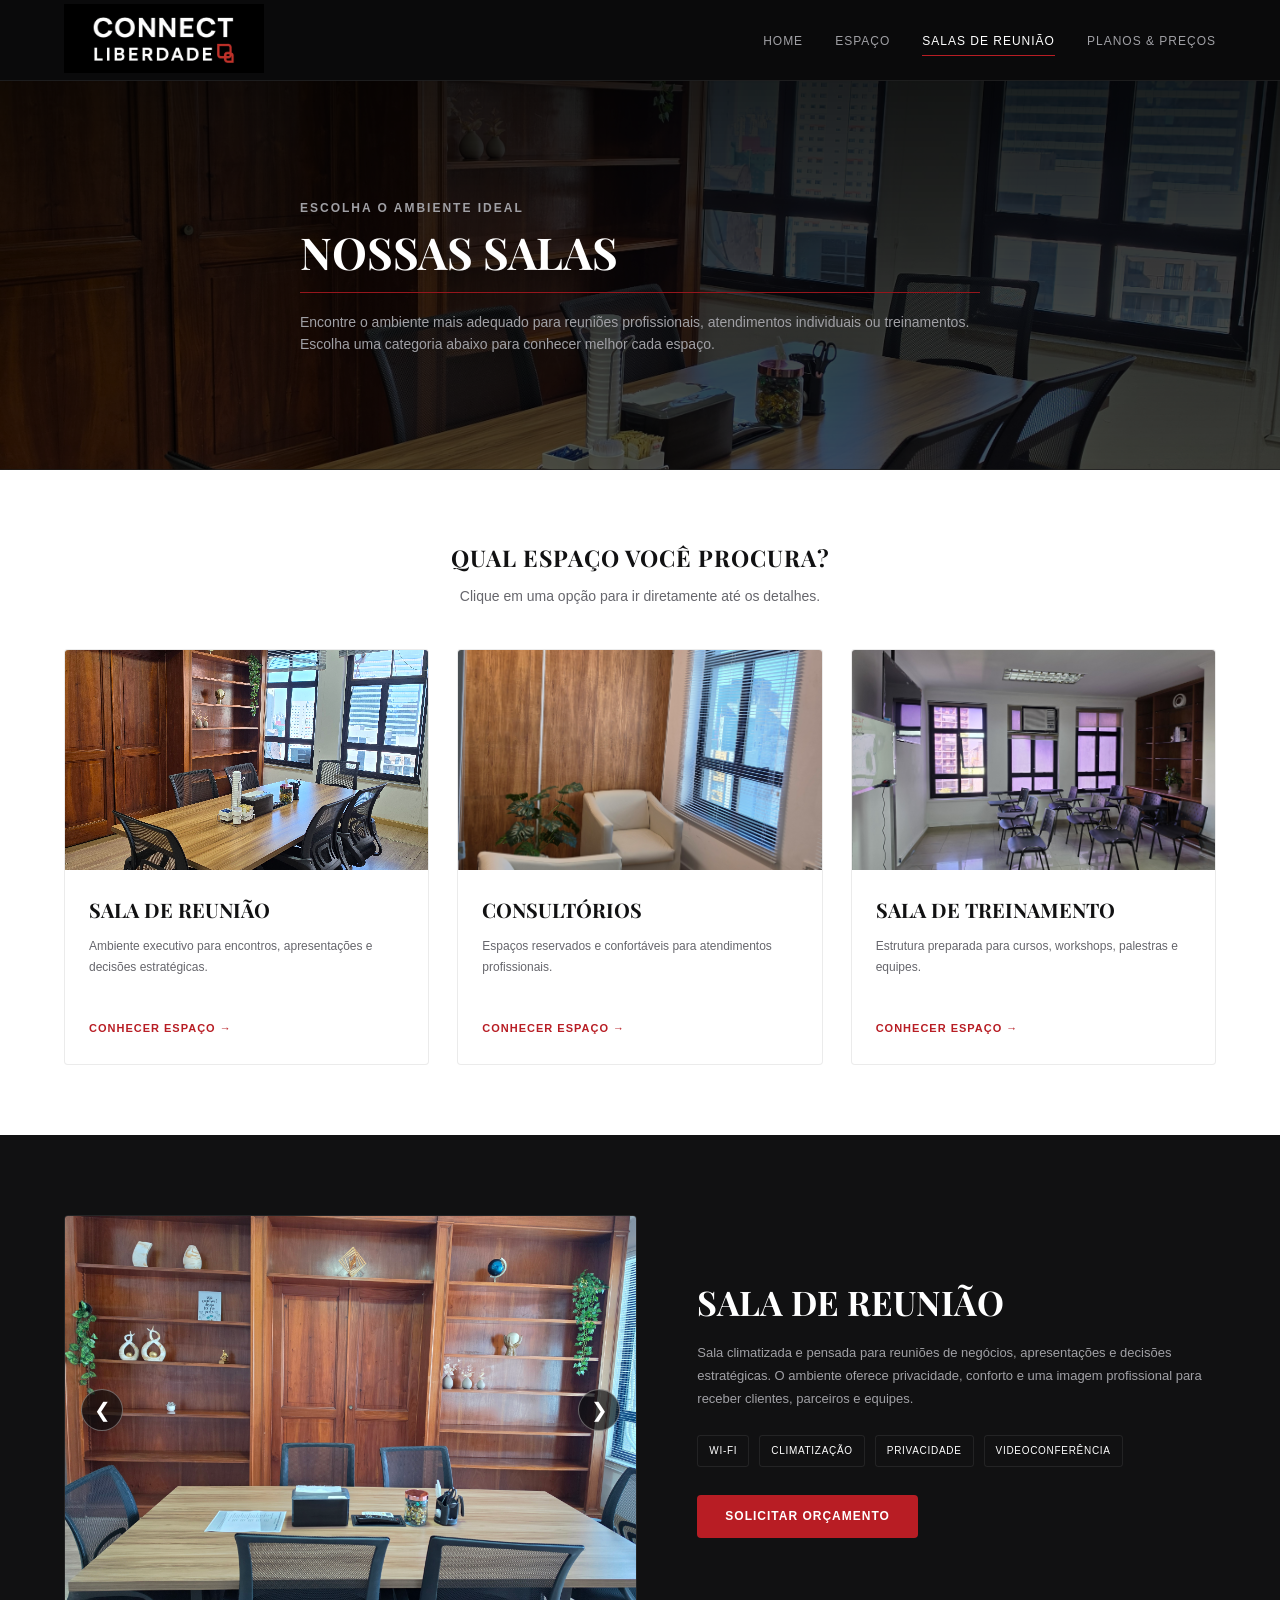
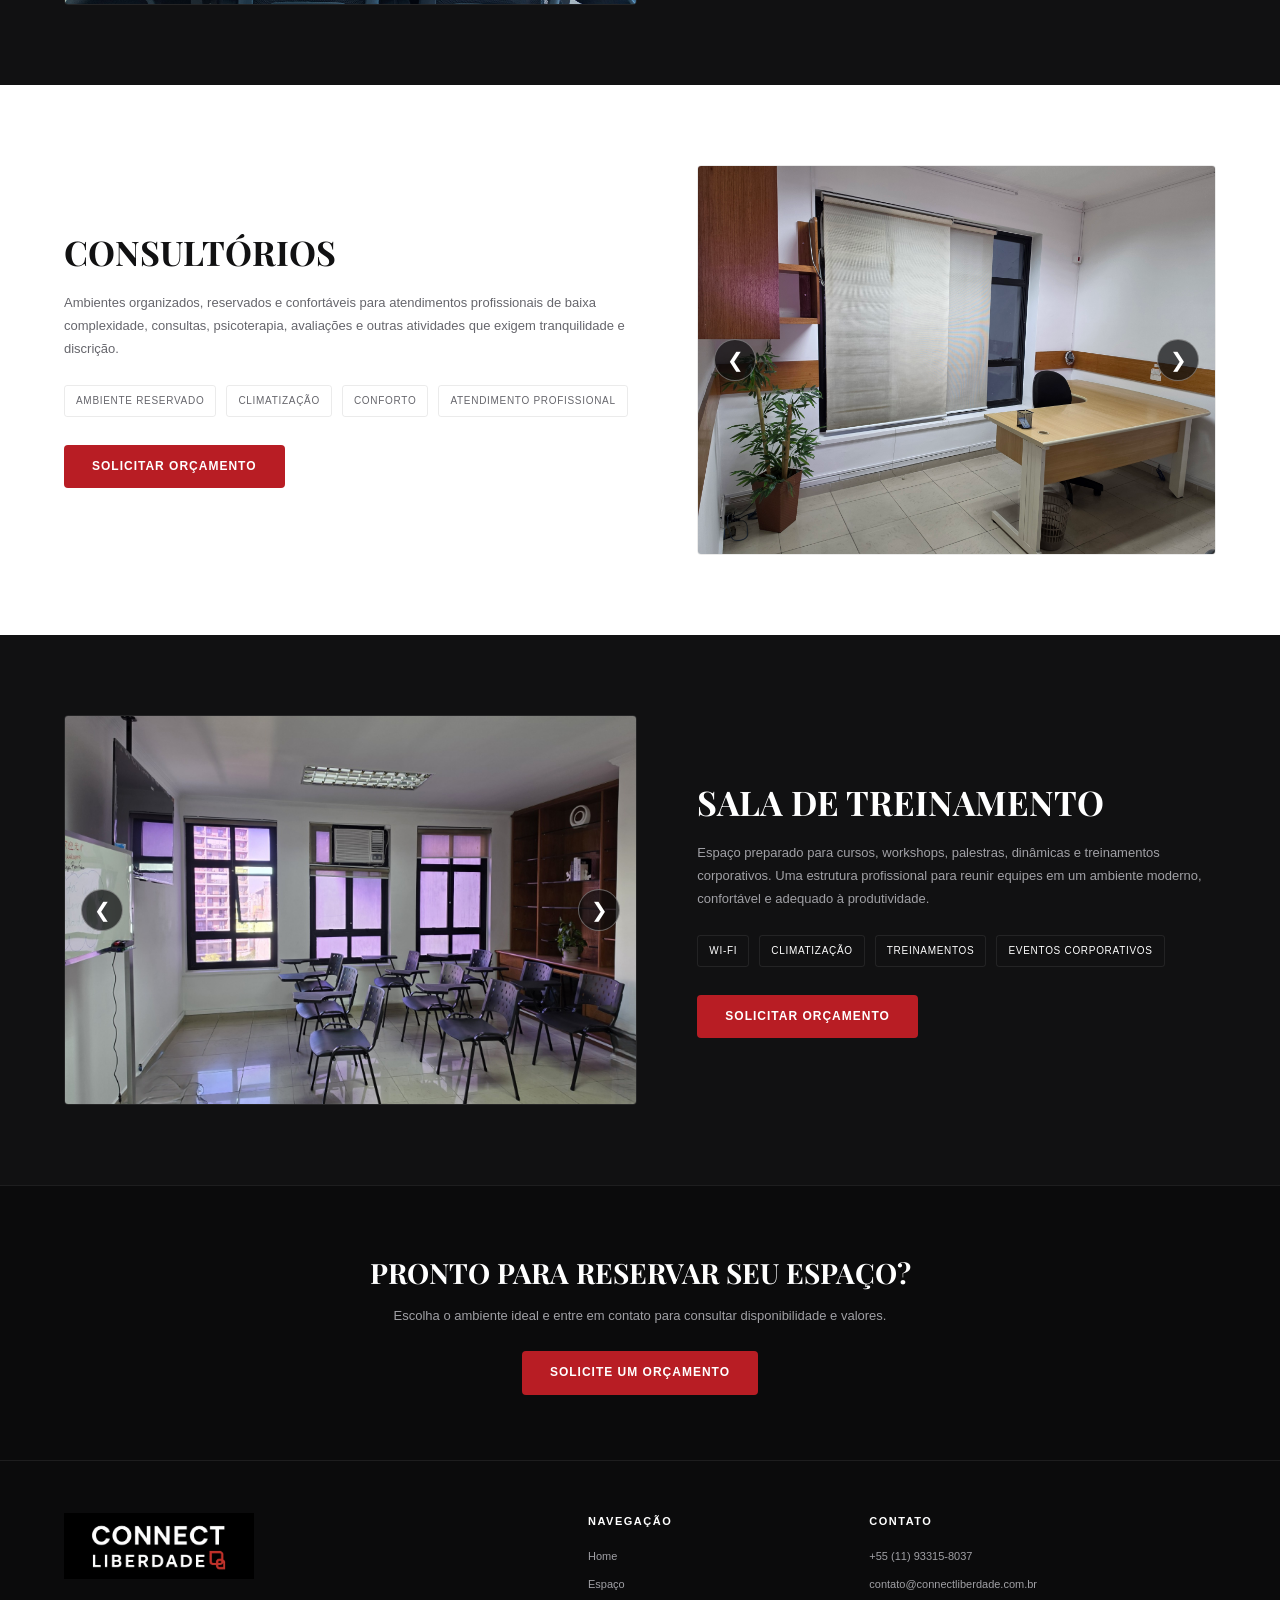
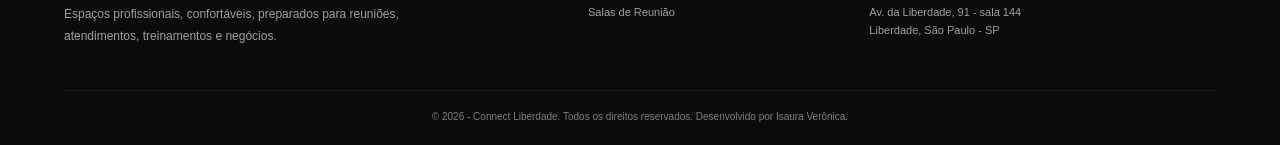
<file: salas.html>
<!DOCTYPE html>
<html lang="pt-BR">

<head>
    <meta charset="UTF-8">
    <meta name="viewport" content="width=device-width, initial-scale=1.0">
    <title>Salas e Espaços | Connect Liberdade</title>

    <!-- CSS exclusivo da página Salas -->
    <link rel="stylesheet" href="salas.css">

    <!-- Fontes utilizadas no site -->
    <link rel="preconnect" href="https://fonts.googleapis.com">
    <link rel="preconnect" href="https://fonts.gstatic.com" crossorigin>
    <link
        href="https://fonts.googleapis.com/css2?family=Montserrat:wght@700&family=Playfair+Display:wght@500&display=swap"
        rel="stylesheet">

    <!-- Ícone da aba -->
    <link rel="shortcut icon" href="img/favicon.ico.png" type="image/x-icon">
</head>

<body class="internal-page">
    <!-- CABEÇALHO -->
    <header class="header">
        <div class="container navbar">
            <div class="brand">
                <a href="index.html" aria-label="Voltar para a página inicial">
                    <img src="img/logo_preta.png" class="logo-top" alt="Connect Liberdade">
                </a>
            </div>
            <nav aria-label="Navegação principal">
                <ul class="nav-list">
                    <li><a href="index.html" class="nav-link">Home</a></li>
                    <li><a href="espaco.html" class="nav-link">Espaço</a></li>
                    <li><a href="salas.html" class="nav-link active">Salas de Reunião</a></li>
                    <li><a href="https://wa.me/5511933158037" class="nav-link">Planos & Preços</a></li>
                </ul>
            </nav>
        </div>
    </header>
    <!-- APRESENTAÇÃO DA PÁGINA -->
    <section class="rooms-hero">
        <div class="container rooms-hero-content">
            <span class="hero-tagline">Escolha o ambiente ideal</span>
            <h1 class="internal-title">Nossas Salas</h1>
            <p class="internal-description">
                Encontre o ambiente mais adequado para reuniões profissionais, atendimentos individuais ou treinamentos.
                Escolha uma categoria abaixo para conhecer melhor cada espaço.
            </p>
        </div>
    </section>
    <!--  MENU DE CATEGORIAS -->
    <section class="room-options-section">
        <div class="container">
            <h2 class="section-title dark-text">Qual espaço você procura?</h2>
            <p class="section-subtitle dark-muted">Clique em uma opção para ir diretamente até os detalhes.</p>
            <div class="room-options-grid">
                <!-- Opção 1: Sala de Reunião -->
                <a href="#reuniao" class="room-option-card">
                    <div class="room-option-image" style="background-image: url('img/14/sala_reuniao.jpg');"></div>
                    <div class="room-option-content">
                        <h3>Sala de Reunião</h3>
                        <p>Ambiente executivo para encontros, apresentações e decisões estratégicas.</p>
                        <strong>Conhecer espaço →</strong>
                    </div>
                </a>
                <!-- Opção 2: Consultórios -->
                <a href="#consultorios" class="room-option-card">
                    <div class="room-option-image" style="background-image: url('img/14/consultorio1.jpg');"></div>
                    <div class="room-option-content">
                        <h3>Consultórios</h3>
                        <p>Espaços reservados e confortáveis para atendimentos profissionais.</p>
                        <strong>Conhecer espaço →</strong>
                    </div>
                </a>
                <!-- Opção 3: Sala de Treinamento -->
                <a href="#treinamento" class="room-option-card">
                    <div class="room-option-image" style="background-image: url('img/4/sala_treinamento.jpg');"></div>
                    <div class="room-option-content">
                        <h3>Sala de Treinamento</h3>
                        <p>Estrutura preparada para cursos, workshops, palestras e equipes.</p>
                        <strong>Conhecer espaço →</strong>
                    </div>
                </a>
            </div>
        </div>
    </section>
    <!-- SALA DE REUNIÃO -->
    <section id="reuniao" class="room-detail-section dark-room-section">
        <div class="container room-detail-grid">
            <div class="room-detail-image room-carousel" aria-label="Fotos da Sala de Reunião">
                <div class="room-carousel-track">
                    <img src="img/14/Reunião.jpg" alt="Sala de Reunião">
                    <img src="img/14/sala_reuniao.jpg" alt="Sala de Reunião">
                </div>
                <button class="room-carousel-arrow room-carousel-prev" type="button"
                    aria-label="Foto anterior">&#10094;</button>
                <button class="room-carousel-arrow room-carousel-next" type="button"
                    aria-label="Próxima foto">&#10095;</button>
            </div>
            <div class="room-detail-content">
                <h2>Sala de Reunião</h2>
                <p>
                    Sala climatizada e pensada para reuniões de negócios, apresentações e decisões estratégicas. O
                    ambiente oferece privacidade, conforto e uma imagem profissional para receber clientes, parceiros e
                    equipes.
                </p>
                <div class="room-features">
                    <span>Wi-Fi</span>
                    <span>Climatização</span>
                    <span>Privacidade</span>
                    <span>Videoconferência</span>
                </div>
                <a href="https://wa.me/5511933158037" class="btn btn-red">Solicitar Orçamento</a>
            </div>
        </div>
    </section>
    <!-- CONSULTÓRIOS -->
    <section id="consultorios" class="room-detail-section light-room-section">
        <div class="container room-detail-grid room-detail-reverse">
            <div class="room-detail-image room-carousel" aria-label="Fotos dos Consultórios">
                <div class="room-carousel-track">
                    <img src="img/14/consultório4.jpg" alt="Consultório">
                    <img src="img/14/espera_consultório.jpg" alt="Sala de Reunião">
                    <img src="img/14/consultório2.jpg" alt="Sala de Reunião">
                    <img src="img/14/consultorio1.jpg" alt="Sala de Reunião">
                    <img src="img/14/consultório3.jpg" alt="Sala de Reunião">
                </div>
                <button class="room-carousel-arrow room-carousel-prev" type="button"
                    aria-label="Foto anterior">&#10094;</button>
                <button class="room-carousel-arrow room-carousel-next" type="button"
                    aria-label="Próxima foto">&#10095;</button>
            </div>
            <div class="room-detail-content">
                <h2>Consultórios</h2>
                <p>
                    Ambientes organizados, reservados e confortáveis para atendimentos profissionais de baixa
                    complexidade, consultas, psicoterapia, avaliações e outras atividades que exigem tranquilidade e
                    discrição.
                </p>
                <div class="room-features">
                    <span>Ambiente Reservado</span>
                    <span>Climatização</span>
                    <span>Conforto</span>
                    <span>Atendimento Profissional</span>
                </div>
                <a href="https://wa.me/5511933158037" class="btn btn-red">Solicitar Orçamento</a>
            </div>
        </div>
    </section>
    <!-- SALA DE TREINAMENTO -->
    <section id="treinamento" class="room-detail-section dark-room-section">
        <div class="container room-detail-grid">
            <div class="room-detail-image room-carousel" aria-label="Fotos da Sala de Treinamento">
                <div class="room-carousel-track">
                    <img src="img/4/sala_treinamento.jpg" alt="Sala de Treinamento">
                    <img src="img/4/sala_treinamento2.jpg" alt="Sala de Reunião">
                    <img src="img/4/sala_treinamento3.jpg" alt="Sala de Reunião">
                </div>
                <button class="room-carousel-arrow room-carousel-prev" type="button"
                    aria-label="Foto anterior">&#10094;</button>
                <button class="room-carousel-arrow room-carousel-next" type="button"
                    aria-label="Próxima foto">&#10095;</button>
            </div>
            <div class="room-detail-content">
                <h2>Sala de Treinamento</h2>
                <p>
                    Espaço preparado para cursos, workshops, palestras, dinâmicas e treinamentos corporativos. Uma
                    estrutura profissional para reunir equipes em um ambiente moderno, confortável e adequado à
                    produtividade.
                </p>
                <div class="room-features">
                    <span>Wi-Fi</span>
                    <span>Climatização</span>
                    <span>Treinamentos</span>
                    <span>Eventos Corporativos</span>
                </div>
                <a href="https://wa.me/5511933158037" class="btn btn-red">Solicitar Orçamento</a>
            </div>
        </div>
    </section>
    <!-- CHAMADA PARA RESERVA -->
    <section id="reserva" class="internal-cta">
        <div class="container">
            <h2>Pronto para reservar seu espaço?</h2>
            <p>Escolha o ambiente ideal e entre em contato para consultar disponibilidade e valores.</p>
            <a href="https://wa.me/5511933158037" class="btn btn-red">Solicite um Orçamento</a>
        </div>
    </section>
    <!-- RODAPÉ -->
    <footer class="footer">
        <div class="container footer-content">
            <div class="footer-main">
                <div class="footer-brand-block">
                    <a href="index.html" class="footer-logo-link" aria-label="Página inicial da Connect Liberdade">
                        <img src="img/logo_preta.png" class="footer-logo" alt="Connect Liberdade">
                    </a>
                    <p class="footer-description">Espaços profissionais, confortáveis, preparados para reuniões,
                        atendimentos, treinamentos e negócios.</p>
                </div>
                <div class="footer-column">
                    <h3>Navegação</h3>
                    <a href="index.html">Home</a>
                    <a href="espaco.html">Espaço</a>
                    <a href="salas.html">Salas de Reunião</a>
                </div>
                <div class="footer-column">
                    <h3>Contato</h3>
                    <a href="https://wa.me/5511933158037">+55 (11) 93315-8037</a>
                    <a href="mailto:contato@connectliberdade.com.br">contato@connectliberdade.com.br</a>
                    <a href="https://share.google/H92tpMHsMtXWZGS6y">Av. da Liberdade, 91 - sala 144<br>Liberdade, São
                        Paulo - SP</a>
                </div>
            </div>

            <div class="footer-bottom">
                <p>© 2026 - Connect Liberdade. Todos os direitos reservados. Desenvolvido por Isaura Verônica.</p>
            </div>
        </div>
    </footer>
    <script src="salas.js"></script>
</body>

</html>
</file>
<file: style.css>
/*RESET & DESIGN SYSTEM GLOBAIS*/
* {
    margin: 0;
    padding: 0;
    box-sizing: border-box;
}

:root {
    --bg-dark: #0b0b0c;
    --bg-dark-section: #111112;
    --bg-light: #ffffff;
    --bg-card-dark: #161618;
    --accent-red: #b81d24;
    --accent-red-hover: #96161c;
    --text-light-pure: #ffffff;
    --text-light-muted: #a0a0a5;
    --text-dark-pure: #111112;
    --text-dark-muted: #66666c;
    --border-subtle-white: rgba(255, 255, 255, 0.08);
    --border-subtle-black: rgba(0, 0, 0, 0.08);
    --font-sans: 'Inter', sans-serif;
    --font-serif: 'Playfair Display', serif;
}

body {
    font-family: var(--font-sans);
    background-color: var(--bg-dark);
    color: var(--text-light-pure);
    -webkit-font-smoothing: antialiased;
    line-height: 1.6;
}

.container {
    max-width: 1200px;
    margin: 0 auto;
    padding: 0 24px;
}

/* Títulos de Seção */
.section-title {
    font-family: var(--font-serif);
    font-size: 23px;
    font-weight: 700;
    text-transform: uppercase;
    letter-spacing: 1px;
    text-align: center;
}

.section-title.dark-text {
    color: var(--text-dark-pure);
}

.section-title.light-text {
    color: var(--text-light-pure);
}

.section-subtitle {
    font-size: 14px;
    font-weight: 400;
    text-align: center;
    margin-top: 8px;
}

.section-subtitle.dark-muted {
    color: var(--text-dark-muted);
}

.section-subtitle.light-muted {
    color: var(--text-light-muted);
}

/* Botões */
.btn {
    display: inline-block;
    padding: 12px 28px;
    font-size: 12px;
    font-weight: 600;
    text-transform: uppercase;
    letter-spacing: 1px;
    text-decoration: none;
    border-radius: 4px;
    transition: all 0.3s ease;
    cursor: pointer;
    border: none;
}

.btn-red {
    background-color: var(--accent-red);
    color: var(--text-light-pure);
}

.btn-red:hover {
    background-color: var(--accent-red-hover);
}

.btn-link {
    font-size: 11px;
    font-weight: 700;
    text-transform: uppercase;
    letter-spacing: 1px;
    color: var(--text-light-pure);
    text-decoration: none;
    border-bottom: 2px solid var(--accent-red);
    padding-bottom: 4px;
    display: inline-block;
    transition: all 0.3s ease;
}

.btn-link:hover {
    color: var(--accent-red);
}

/*HEADER & NAVIGATION*/
.header {
    width: 100%;
    background-color: rgba(11, 11, 12, 0.95);
    border-bottom: 1px solid var(--border-subtle-white);
    /* Menu fixo no topo durante a rolagem da página */
    position: fixed;
    top: 0;
    left: 0;
    z-index: 100;
}

.navbar {
    display: flex;
    justify-content: space-between;
    align-items: center;
    height: 80px;
}

.brand {
    display: flex;
    flex-direction: column;
    line-height: 1;
}

.brand .logo-top {
    width: 200px;
}

.nav-list {
    display: flex;
    list-style: none;
    gap: 32px;
    align-items: center;
}

.nav-link {
    font-size: 12px;
    font-weight: 500;
    text-transform: uppercase;
    letter-spacing: 1px;
    color: var(--text-light-muted);
    text-decoration: none;

    position: relative;
    padding-bottom: 8px;

    transition: color 0.3s ease;
}

/* cria a linha vermelha */
.nav-link::after {
    content: "";
    position: absolute;

    left: 0;
    bottom: 0;

    width: 0;
    height: 1px;

    background-color: var(--accent-red);

    transition: width 0.3s ease;
}

/* passa o mouse */
.nav-link:hover {
    color: var(--text-light-pure);
}

/* página que está aberta */
.nav-link.active {
    color: var(--text-light-pure);
}

.nav-link.active::after {
    width: 100%;
}

.nav-actions {
    display: flex;
    align-items: center;
    gap: 24px;
}

.search-icon {
    color: var(--text-light-muted);
    cursor: pointer;
    font-size: 14px;
    transition: all 0.3s ease;
}

.search-icon:hover {
    color: var(--text-light-pure);
}

/*HERO SECTION*/
.hero {
    position: relative;
    background-image: linear-gradient(rgba(0, 0, 0, 0.9), rgba(0, 0, 0, 0.5)), url(img/14/foto1.jpg);
    background-size: cover;
    background-position: center;
    height: 650px;
    display: flex;
    align-items: center;
}

.hero-content {
    max-width: 650px;
    padding-top: 60px;
}

.hero-tagline {
    font-size: 12px;
    font-weight: 600;
    text-transform: uppercase;
    letter-spacing: 2px;
    color: var(--text-light-muted);
    margin-bottom: 12px;
}

.hero-title {
    font-family: var(--font-serif);
    font-size: 46px;
    font-weight: 700;
    line-height: 1.15;
    text-transform: uppercase;
    margin-bottom: 20px;
    border-bottom: 1px solid #96161c;
}

.hero-description {
    font-size: 14px;
    font-weight: 300;
    color: var(--text-light-muted);
    margin-bottom: 32px;
    max-width: 500px;
}

/*SEÇÃO A EXPERIÊNCIA (LIGHT SECTION)*/
.experience-section {
    background-color: var(--bg-light);
    padding: 30px 0;
}

.features-horizontal-grid {
    display: grid;
    grid-template-columns: repeat(4, 1fr);
    gap: 32px;
    margin-top: 30px;
}

.feature-horizontal-item {
    text-align: center;
    padding: 5px;
}

.feature-icon-wrapper {
    margin-bottom: 10px;
    display: flex;
    justify-content: center;
}

.feature-horizontal-item h3 {
    font-family: var(--font-serif);
    font-size: 13px;
    font-weight: 700;
    text-transform: uppercase;
    letter-spacing: 1px;
    color: var(--text-dark-pure);
}

/*SEÇÃO NOSSOS ESPAÇOS (DARK SECTION)*/
.spaces-section {
    background-color: var(--bg-dark-section);
    padding: 60px 0;
    border-top: 1px solid var(--border-subtle-white);
}

.spaces-grid {
    display: grid;
    grid-template-columns: repeat(3, 1fr);
    gap: 32px;
    margin-top: 50px;
}

.space-card {
    background-color: var(--bg-card-dark);
    border: 1px solid var(--border-subtle-white);
    border-radius: 4px;
    overflow: hidden;
    transition: all 0.3s ease;
}

.space-card.highlighted {
    border-color: var(--accent-red);
}

.space-img-placeholder {
    height: 200px;
    background-size: cover;
    background-position: center;
    background-color: #222;
}

.space-info {
    padding: 24px;
}

.space-info h3 {
    font-size: 15px;
    font-weight: 600;
    color: var(--text-light-pure);
    margin-bottom: 12px;
}

.space-info p {
    font-size: 12px;
    color: var(--text-light-muted);
    font-weight: 300;
    margin-bottom: 5px;
    min-height: 54px;
}

/*SEÇÃO INFRAESTRUTURA (GRID DE BLOCOS LIGHT)*/
.infra-section {
    background-color: var(--bg-light);
    padding: 60px 0;
}

.infra-grid {
    display: grid;
    grid-template-columns: repeat(3, 1fr);
    gap: 24px;
}

.infra-item {
    border: 1px solid var(--border-subtle-black);
    border-radius: 4px;
    padding: 24px;
    background-color: #ffffff;
}

.infra-item.featured {
    background-color: var(--accent-red);
    border-color: var(--accent-red);
    color: var(--text-light-pure);
}

.infra-item h4 {
    font-size: 14px;
    font-weight: 600;
    text-transform: uppercase;
    letter-spacing: 0.5px;
    margin-bottom: 8px;
    display: flex;
    align-items: center;
    gap: 8px;
}

.infra-item.featured h4 {
    color: var(--text-light-pure);
}

.infra-item:not(.featured) h4 {
    color: var(--text-dark-pure);
}

.infra-item p {
    font-size: 12px;
    font-weight: 300;
    line-height: 1.5;
}

.infra-item.featured p {
    color: rgba(255, 255, 255, 0.80);
}

.infra-item:not(.featured) p {
    color: var(--text-dark-muted);
}

/*SEÇÃO COMO FUNCIONA A RESERVA (DARK STEPS)*/
.steps-section {
    background-color: var(--bg-dark-section);
    padding: 60px 0;
    border-top: 1px solid var(--border-subtle-white);
    border-bottom: 1px solid var(--border-subtle-white);
}

.steps-grid {
    display: grid;
    grid-template-columns: repeat(3, 1fr);
    gap: 40px;
    margin-top: 48px;
    position: relative;
}

.step-item {
    text-align: center;
    position: relative;
}

.step-badge {
    width: 28px;
    height: 28px;
    background-color: transparent;
    border: 1px solid var(--accent-red);
    color: var(--text-light-pure);
    border-radius: 50%;
    display: flex;
    align-items: center;
    justify-content: center;
    margin: 0 auto 16px auto;
    font-size: 12px;
    font-weight: 600;
}

.step-title {
    font-size: 12px;
    font-weight: 600;
    text-transform: uppercase;
    letter-spacing: 1px;
    color: var(--text-light-pure);
    margin-bottom: 4px;
}

.step-desc {
    font-size: 11px;
    text-transform: uppercase;
    letter-spacing: 0.5px;
    color: var(--text-light-muted);
}

/*FOOTER (DARK SECTION)*/
.footer {
    background-color: var(--bg-dark);
    border-top: 1px solid var(--border-subtle-white);
    padding: 15px 0;
}

/* Responsividade */
@media (max-width: 968px) {
    .navbar {
        height: auto;
        padding: 20px 0;
        flex-direction: column;
        gap: 20px;
    }

    .nav-list {
        flex-wrap: wrap;
        justify-content: center;
    }

    .hero {
        height: auto;
        padding: 16px 0 80px 0;
        text-align: center;
    }

    .hero-content {
        margin: 0 auto;
    }

    .features-horizontal-grid,
    .spaces-grid,
    .infra-grid,
    .steps-grid,
    .testimonials-grid,
    .footer-grid {
        grid-template-columns: 1fr;
        gap: 32px;
    }
}


/*LOCALIZAÇÃO E CONTATO*/
.contato-section {
    background-color: var(--bg-light);
    padding: 70px 0;
}

.contato-titulo {
    margin-bottom: 40px;
}

.contato-titulo span {
    display: block;
    color: var(--accent-red);
    font-size: 11px;
    font-weight: 700;
    text-transform: uppercase;
    letter-spacing: 2px;
    margin-bottom: 8px;
}

.contato-titulo h2 {
    font-family: var(--font-serif);
    font-size: 32px;
    font-weight: 700;
    color: var(--text-dark-pure);
    text-transform: uppercase;
    margin-bottom: 10px;
}

.contato-titulo p {
    max-width: 600px;
    color: var(--text-dark-muted);
    font-size: 13px;
    line-height: 1.7;
}

.contato-grid {
    display: grid;
    grid-template-columns: 1.4fr 0.6fr;
    min-height: 450px;
    overflow: hidden;
    border: 1px solid var(--border-subtle-black);
}

.mapa {
    width: 100%;
    min-height: 450px;
    background-color: #eeeeee;
}

.mapa iframe {
    display: block;
    width: 100%;
    height: 100%;
    min-height: 450px;
    border: none;
}

.contato-info {
    background-color: var(--bg-dark-section);
    color: var(--text-light-pure);
    padding: 45px 40px;
}

.contato-subtitulo {
    display: block;
    color: var(--accent-red);
    font-size: 10px;
    font-weight: 700;
    text-transform: uppercase;
    letter-spacing: 2px;
    margin-bottom: 10px;
}

.contato-info h3 {
    font-family: var(--font-serif);
    font-size: 27px;
    font-weight: 500;
    margin-bottom: 15px;
}

.contato-texto {
    color: var(--text-light-muted);
    font-size: 12px;
    line-height: 1.7;
    margin-bottom: 30px;
}

.contato-item {
    display: grid;
    grid-template-columns: 35px 1fr;
    gap: 15px;
    padding: 18px 0;
    border-top: 1px solid var(--border-subtle-white);
}

.contato-numero {
    color: var(--accent-red);
    font-size: 10px;
    font-weight: 700;
}

.contato-item h4 {
    color: var(--text-light-pure);
    font-size: 11px;
    font-weight: 600;
    text-transform: uppercase;
    letter-spacing: 1px;
    margin-bottom: 5px;
}

.contato-item p,
.contato-item a {
    color: var(--text-light-muted);
    font-size: 12px;
    line-height: 1.6;
}

.contato-item a {
    text-decoration: none;
    transition: color 0.3s ease;
}

.contato-item a:hover {
    color: var(--accent-red);
}

@media (max-width: 850px) {
    .contato-grid {
        grid-template-columns: 1fr;
    }

    .mapa,
    .mapa iframe {
        min-height: 350px;
    }

    .contato-info {
        padding: 35px 25px;
    }

    .contato-titulo h2 {
        font-size: 26px;
    }
}

html {
    scroll-behavior: smooth;
}

/* RODAPÉ PROFISSIONAL */
.footer {
    background: #0b0b0c;
    border-top: 1px solid rgba(255, 255, 255, 0.08);
    padding: 52px 0 0;
}

.footer-main {
    display: grid;
    grid-template-columns: 1.35fr 0.65fr 1fr;
    gap: 56px;
    align-items: start;
    padding-bottom: 42px;
}

.footer-brand-block {
    max-width: 390px;
}

.footer-logo-link {
    display: inline-block;
    margin-bottom: 18px;
}

.footer-logo {
    display: block;
    width: 190px;
    max-width: 100%;
    height: auto;
}

.footer-description {
    color: #a0a0a5;
    font-size: 12px;
    line-height: 1.8;
}

.footer-column {
    display: flex;
    flex-direction: column;
    align-items: flex-start;
    gap: 9px;
}

.footer-column h3 {
    color: #ffffff;
    font-size: 11px;
    font-weight: 700;
    text-transform: uppercase;
    letter-spacing: 1.5px;
    margin-bottom: 8px;
}

.footer-column a,
.footer-column p {
    color: #a0a0a5;
    font-size: 11px;
    line-height: 1.7;
    text-decoration: none;
    transition: color 0.3s ease;
}

.footer-column a:hover {
    color: #b81d24;
}

.footer-bottom {
    border-top: 1px solid rgba(255, 255, 255, 0.08);
    padding: 18px 0 20px;
}

.footer-bottom p {
    color: #7f7f84;
    font-size: 10px;
    line-height: 1.6;
    text-align: center;
    margin: 0;
}

@media (max-width: 800px) {
    .footer {
        padding-top: 40px;
    }

    .footer-main {
        grid-template-columns: 1fr 1fr;
        gap: 34px 28px;
        padding-bottom: 34px;
    }

    .footer-brand-block {
        grid-column: 1 / -1;
        max-width: 520px;
    }
}

@media (max-width: 520px) {
    .footer-main {
        grid-template-columns: 1fr;
        gap: 28px;
    }

    .footer-brand-block {
        grid-column: auto;
    }

    .footer-logo {
        width: 165px;
    }

    .footer-bottom p {
        font-size: 9px;
    }
}


/* AJUSTES DE RESPONSIVIDADE */
@media (max-width: 968px) {
    .navbar {
        padding: 18px 24px;
        gap: 16px;
    }

    .nav-list {
        gap: 16px 22px;
    }

    .hero {
        min-height: 620px;
        padding: 150px 0 70px;
    }

    .hero>.container {
        width: 100%;
        margin: 0 auto !important;
        padding-left: 24px !important;
        padding-right: 24px !important;
    }

    .hero-content {
        padding-top: 0;
    }

    .hero-title {
        font-size: clamp(32px, 6vw, 42px);
    }

    .features-horizontal-grid {
        grid-template-columns: repeat(2, minmax(0, 1fr));
    }

    .infra-grid {
        grid-template-columns: repeat(2, minmax(0, 1fr));
    }

    .steps-grid {
        grid-template-columns: repeat(3, minmax(0, 1fr));
        gap: 24px;
    }
}

@media (max-width: 640px) {
    .container {
        padding-left: 18px;
        padding-right: 18px;
    }

    .navbar {
        padding: 16px 18px;
        gap: 14px;
    }

    .brand .logo-top {
        width: 165px;
    }

    .nav-list {
        gap: 12px 16px;
    }

    .nav-link {
        font-size: 10px;
        letter-spacing: 0.7px;
    }

    .hero {
        min-height: 590px;
        padding: 175px 0 65px;
    }

    .hero>.container {
        padding-left: 18px !important;
        padding-right: 18px !important;
    }

    .hero-title {
        font-size: 31px;
    }

    .hero-description {
        font-size: 13px;
    }

    .section-title {
        font-size: 21px;
    }

    .features-horizontal-grid,
    .infra-grid,
    .steps-grid {
        grid-template-columns: 1fr;
    }

    .spaces-section,
    .infra-section,
    .steps-section {
        padding: 50px 0;
    }

    .contato-section {
        padding: 50px 0;
    }

    .contato-info {
        padding: 32px 22px;
    }

    .contato-item {
        grid-template-columns: 1fr;
        gap: 6px;
    }

    .mapa,
    .mapa iframe {
        min-height: 300px;
    }
}
</file>
<file: espaco.css>
/*PÁGINA ESPAÇO*/
* {
  margin: 0;
  padding: 0;
  box-sizing: border-box
}

html {
  scroll-behavior: smooth
}

:root {
  --black: #0b0b0c;
  --black2: #121214;
  --white: #fff;
  --warm: #f4f1ed;
  --red: #b81d24;
  --red2: #96161c;
  --muted: #6d6d72;
  --line: rgba(0, 0, 0, .12);
  --serif: Georgia, 'Times New Roman', serif;
  --sans: Arial, Helvetica, sans-serif;
}

body {
  font-family: var(--sans);
  color: var(--black);
  background: var(--white);
  line-height: 1.6
}

img {
  display: block;
  width: 100%
}

.container {
  width: min(1180px, calc(100% - 48px));
  margin: auto
}

/* MENU FIXO */
.header {
  position: fixed;
  top: 0;
  left: 0;
  width: 100%;
  z-index: 1000;
  background: rgba(11, 11, 12, .96);
  border-bottom: 1px solid rgba(255, 255, 255, .08);
  backdrop-filter: blur(10px)
}

.navbar {
  height: 80px;
  display: flex;
  align-items: center;
  justify-content: space-between;
  gap: 30px
}

.brand img {
  width: 200px
}

.nav-list {
  list-style: none;
  display: flex;
  gap: 32px;
  align-items: center
}

.nav-list a {
  position: relative;
  text-decoration: none;
  color: #a3a3a8;
  text-transform: uppercase;
  font-size: 12px;
  letter-spacing: 1px;
  transition: .3s
}

.nav-list a:hover,
.nav-list a.active {
  color: #fff
}

.nav-list a:after {
  content: '';
  position: absolute;
  left: 0;
  bottom: -9px;
  width: 0;
  height: 1px;
  background: var(--red);
  transition: .3s
}

.nav-list a.active:after {
  width: 100%
}

/* HERO */
.hero {
  position: relative;
  min-height: 94vh;
  display: flex;
  align-items: flex-end;
  background: url('img/14/foto1.jpg') center/cover no-repeat
}

.hero-overlay {
  position: absolute;
  inset: 0;
  background: linear-gradient(90deg, rgba(0, 0, 0, .84), rgba(0, 0, 0, .46) 55%, rgba(0, 0, 0, .14))
}

.hero-content {
  position: relative;
  z-index: 2;
  color: #fff;
  padding: 180px 0 90px
}

.kicker,
.eyebrow {
  display: block;
  color: #dd6268;
  text-transform: uppercase;
  font-size: 11px;
  font-weight: 700;
  letter-spacing: 3px;
  margin-bottom: 18px
}

.hero h1 {
  max-width: 900px;
  font-family: var(--serif);
  font-weight: 400;
  font-size: clamp(52px, 7vw, 92px);
  line-height: .98;
  letter-spacing: -2px
}

.hero h1 em {
  display: block;
  color: #d5d5d7;
  font-style: normal
}

.hero p {
  max-width: 570px;
  color: #c8c8cc;
  margin: 30px 0;
  font-size: 15px;
  line-height: 1.8
}

.btn {
  display: inline-block;
  padding: 14px 26px;
  text-decoration: none;
  text-transform: uppercase;
  font-size: 11px;
  font-weight: 700;
  letter-spacing: 1.2px;
  border: 1px solid transparent;
  transition: .3s
}

.btn-light {
  background: #fff;
  color: #111
}

.btn-light:hover {
  background: transparent;
  border-color: #fff;
  color: #fff
}

.btn-red {
  background: var(--red);
  color: #fff
}

.btn-red:hover {
  background: var(--red2)
}

/* INTRO */
.intro {
  padding: 120px 0;
  background: var(--warm)
}

.intro-grid {
  display: grid;
  grid-template-columns: 180px 1fr;
  gap: 80px
}

.section-index span {
  display: block;
  color: var(--red);
  font-size: 12px;
  font-weight: 700
}

.section-index small {
  display: block;
  margin-top: 7px;
  color: #777;
  text-transform: uppercase;
  font-size: 10px;
  letter-spacing: 2px
}

.intro-copy h2 {
  max-width: 900px;
  font-family: var(--serif);
  font-size: clamp(40px, 5vw, 66px);
  font-weight: 400;
  line-height: 1.04
}

.intro-copy h2 span {
  display: block;
  color: var(--red)
}

.intro-copy p {
  max-width: 740px;
  margin-top: 32px;
  color: #606065;
  font-size: 15px;
  line-height: 1.9
}

/* PARALLAX */
.parallax {
  position: relative;
  min-height: 76vh;
  display: flex;
  align-items: flex-end;
  background-position: center;
  background-size: cover;
  background-repeat: no-repeat;
  background-attachment: fixed
}

.p1 {
  background-image: url('img/14/foto1.jpg')
}

.p2 {
  background-image: url('img/14/sala_reuniao.jpg')
}

.p3 {
  background-image: url('img/14/consultorio1.jpg')
}

.p4 {
  background-image: url('img/4/sala_treinamento.jpg')
}

.shade {
  position: absolute;
  inset: 0;
  background: linear-gradient(to top, rgba(0, 0, 0, .74), rgba(0, 0, 0, .08) 72%)
}

.shade.stronger {
  background: rgba(0, 0, 0, .50)
}

.parallax-copy {
  position: relative;
  z-index: 2;
  color: #fff;
  padding-bottom: 65px
}

.parallax-copy span {
  display: block;
  text-transform: uppercase;
  font-size: 10px;
  letter-spacing: 3px;
  margin-bottom: 12px;
  margin-right: 100px;
}

.parallax-copy h2 {
  max-width: 760px;
  font-family: var(--serif);
  font-size: clamp(44px, 6vw, 78px);
  font-weight: 400;
  line-height: 1;
  margin-right: 100px;
}

.parallax-copy.right {
  text-align: right
}

.parallax-copy.right h2 {
  margin-left: auto
}

/* FOTO + TEXTO */
.story {
  padding: 120px 0
}

.story.dark {
  background: var(--black2);
  color: #fff
}

.story-grid {
  display: grid;
  grid-template-columns: 1.08fr .92fr;
  align-items: center;
  gap: 90px
}

.story-grid.reverse .story-photo {
  order: 2
}

.story-grid.reverse .story-copy {
  order: 1
}

.story-photo {
  overflow: hidden;
  height: 560px
}

.story-photo img {
  height: 100%;
  object-fit: cover;
  transition: transform .8s
}

.story-photo:hover img {
  transform: scale(1.025)
}

.story-copy h2 {
  font-family: var(--serif);
  font-weight: 400;
  font-size: clamp(40px, 4.7vw, 62px);
  line-height: 1.06;
  margin-bottom: 27px
}

.story-copy p {
  max-width: 520px;
  color: #68686d;
  font-size: 14px;
  line-height: 1.9
}

.dark .story-copy p {
  color: #ababaf
}

.link-arrow {
  display: inline-flex;
  align-items: center;
  gap: 12px;
  margin-top: 30px;
  padding-bottom: 5px;
  border-bottom: 1px solid currentColor;
  color: #111;
  text-decoration: none;
  text-transform: uppercase;
  font-size: 10px;
  font-weight: 700;
  letter-spacing: 1.4px;
  transition: .3s
}

.link-arrow.light {
  color: #fff
}

.link-arrow:hover {
  color: var(--red)
}

.link-arrow span {
  transition: .3s
}

.link-arrow:hover span {
  transform: translateX(5px)
}

/* DIFERENCIAIS */
.features {
  padding: 120px 0;
  background: var(--warm)
}

.features-head {
  display: grid;
  grid-template-columns: 180px 1fr;
  gap: 80px;
  margin-bottom: 70px
}

.features-head h2 {
  max-width: 850px;
  font-family: var(--serif);
  font-size: clamp(40px, 5vw, 64px);
  font-weight: 400;
  line-height: 1.04
}

.features-grid {
  display: grid;
  grid-template-columns: repeat(4, 1fr);
  border-top: 1px solid var(--line)
}

.features article {
  min-height: 260px;
  padding: 30px 24px 10px 0;
  border-right: 1px solid var(--line)
}

.features article+article {
  padding-left: 24px
}

.features article:last-child {
  border-right: 0
}

.features article>span {
  display: block;
  color: var(--red);
  font-size: 10px;
  font-weight: 700;
  margin-bottom: 54px
}

.features h3 {
  font-family: var(--serif);
  font-size: 23px;
  font-weight: 400;
  margin-bottom: 13px
}

.features p {
  color: #666;
  font-size: 12px;
  line-height: 1.8
}

/* CTA FINAL */
.final-parallax {
  min-height: 88vh;
  align-items: center
}

.cta {
  position: relative;
  z-index: 2;
  text-align: center;
  color: #fff
}

.cta h2 {
  max-width: 900px;
  margin: auto;
  font-family: var(--serif);
  font-size: clamp(46px, 6vw, 78px);
  font-weight: 400;
  line-height: 1.02
}

.cta p {
  margin: 24px 0 30px;
  color: #d3d3d6;
  font-size: 14px
}

/* RODAPÉ */
.footer {
  background: #0b0b0c;
  border-top: 1px solid rgba(255, 255, 255, 0.08);
  padding: 52px 0 0;
}

.footer-main {
  display: grid;
  grid-template-columns: 1.35fr 0.65fr 1fr;
  gap: 56px;
  align-items: start;
  padding-bottom: 42px;
}

.footer-brand-block {
  max-width: 390px;
}

.footer-logo-link {
  display: inline-block;
  margin-bottom: 18px;
}

.footer-logo {
  display: block;
  width: 190px;
  max-width: 100%;
  height: auto;
}

.footer-description {
  color: #a0a0a5;
  font-size: 12px;
  line-height: 1.8;
}

.footer-column {
  display: flex;
  flex-direction: column;
  align-items: flex-start;
  gap: 9px;
}

.footer-column h3 {
  color: #ffffff;
  font-size: 11px;
  font-weight: 700;
  text-transform: uppercase;
  letter-spacing: 1.5px;
  margin-bottom: 8px;
}

.footer-column a,
.footer-column p {
  color: #a0a0a5;
  font-size: 11px;
  line-height: 1.7;
  text-decoration: none;
  transition: color 0.3s ease;
}

.footer-column a:hover {
  color: #b81d24;
}

.footer-bottom {
  border-top: 1px solid rgba(255, 255, 255, 0.08);
  padding: 18px 0 20px;
}

.footer-bottom p {
  color: #7f7f84;
  font-size: 10px;
  line-height: 1.6;
  text-align: center;
  margin: 0;
}

/* RESPONSIVIDADE */
@media(max-width:980px) {
  .navbar {
    height: auto;
    padding: 18px 0;
    flex-direction: column
  }

  .nav-list {
    flex-wrap: wrap;
    justify-content: center;
    gap: 18px 25px
  }

  .hero {
    min-height: 760px
  }

  .hero-content {
    padding-top: 220px
  }

  .intro-grid,
  .features-head,
  .story-grid {
    grid-template-columns: 1fr;
    gap: 36px
  }

  .story-grid.reverse .story-photo,
  .story-grid.reverse .story-copy {
    order: initial
  }

  .features-grid {
    grid-template-columns: repeat(2, 1fr)
  }

  .features article:nth-child(2) {
    border-right: 0
  }

  .features article:nth-child(3),
  .features article:nth-child(4) {
    border-top: 1px solid var(--line)
  }

  .parallax-copy.right {
    text-align: left
  }

  .parallax-copy.right h2 {
    margin-left: 0
  }
}

@media(max-width:700px) {
  .container {
    width: min(100% - 32px, 1180px)
  }

  .brand img {
    width: 165px
  }

  .nav-list a {
    font-size: 10px
  }

  .hero {
    min-height: 700px;
    background-position: 60% center
  }

  .hero-content {
    padding-top: 220px;
    padding-bottom: 60px
  }

  .hero h1 {
    font-size: 46px;
    letter-spacing: -1px
  }

  .intro,
  .story,
  .features {
    padding: 80px 0
  }

  .intro-copy h2,
  .story-copy h2,
  .features-head h2 {
    font-size: 38px
  }

  .parallax {
    min-height: 560px;
    background-attachment: scroll
  }

  .parallax-copy {
    padding-bottom: 44px
  }

  .parallax-copy h2 {
    font-size: 46px
  }

  .story-photo {
    height: 390px
  }

  .features-grid {
    grid-template-columns: 1fr
  }

  .features article,
  .features article+article {
    padding: 28px 0;
    border-right: 0;
    border-top: 1px solid var(--line)
  }

  .features article:first-child {
    border-top: 0
  }

  .features article>span {
    margin-bottom: 23px
  }

  .final-parallax {
    min-height: 650px
  }

  .cta h2 {
    font-size: 44px
  }
}

/* ==================== RODAPÉ PROFISSIONAL ==================== */
.footer {
  background: #0b0b0c;
  border-top: 1px solid rgba(255, 255, 255, 0.08);
  padding: 52px 0 0;
}

.footer-main {
  display: grid;
  grid-template-columns: 1.35fr 0.65fr 1fr;
  gap: 56px;
  align-items: start;
  padding-bottom: 42px;
}

.footer-brand-block {
  max-width: 390px;
}

.footer-logo-link {
  display: inline-block;
  margin-bottom: 18px;
}

.footer-logo {
  display: block;
  width: 190px;
  max-width: 100%;
  height: auto;
}

.footer-description {
  color: #a0a0a5;
  font-size: 12px;
  line-height: 1.8;
}

.footer-column {
  display: flex;
  flex-direction: column;
  align-items: flex-start;
  gap: 9px;
}

.footer-column h3 {
  color: #ffffff;
  font-size: 11px;
  font-weight: 700;
  text-transform: uppercase;
  letter-spacing: 1.5px;
  margin-bottom: 8px;
}

.footer-column a,
.footer-column p {
  color: #a0a0a5;
  font-size: 11px;
  line-height: 1.7;
  text-decoration: none;
  transition: color 0.3s ease;
}

.footer-column a:hover {
  color: #b81d24;
}

.footer-bottom {
  border-top: 1px solid rgba(255, 255, 255, 0.08);
  padding: 18px 0 20px;
}

.footer-bottom p {
  color: #7f7f84;
  font-size: 10px;
  line-height: 1.6;
  text-align: center;
  margin: 0;
}

@media (max-width: 800px) {
  .footer {
    padding-top: 40px;
  }

  .footer-main {
    grid-template-columns: 1fr 1fr;
    gap: 34px 28px;
    padding-bottom: 34px;
  }

  .footer-brand-block {
    grid-column: 1 / -1;
    max-width: 520px;
  }
}

@media (max-width: 520px) {
  .footer-main {
    grid-template-columns: 1fr;
    gap: 28px;
  }

  .footer-brand-block {
    grid-column: auto;
  }

  .footer-logo {
    width: 165px;
  }

  .footer-bottom p {
    font-size: 9px;
  }
}


/* AJUSTES DE RESPONSIVIDADE  */
@media (max-width: 980px) {
  .navbar {
    padding: 18px 0;
    gap: 16px;
  }

  .nav-list {
    gap: 16px 22px;
  }

  .hero-content {
    padding-top: 210px;
  }

  .story-photo {
    height: 480px;
  }
}

@media (max-width: 700px) {
  .navbar {
    padding: 16px 0;
    gap: 14px;
  }

  .nav-list {
    gap: 12px 16px;
  }

  .hero-content {
    padding-top: 205px;
  }

  .hero h1 {
    font-size: clamp(40px, 12vw, 46px);
  }

  .intro-copy h2,
  .story-copy h2,
  .features-head h2 {
    font-size: clamp(34px, 9vw, 38px);
  }

  .parallax-copy span,
  .parallax-copy h2 {
    margin-right: 0;
  }

  .parallax-copy h2 {
    font-size: clamp(38px, 11vw, 46px);
  }

  .story-photo {
    height: 390px;
  }

  .cta h2 {
    font-size: clamp(38px, 11vw, 44px);
  }
}

@media (max-width: 480px) {
  .container {
    width: min(100% - 28px, 1180px);
  }

  .brand img {
    width: 155px;
  }

  .nav-list a {
    font-size: 9px;
    letter-spacing: .7px;
  }

  .hero {
    min-height: 650px;
  }

  .hero-content {
    padding-top: 195px;
    padding-bottom: 50px;
  }

  .hero p {
    font-size: 13px;
  }

  .intro,
  .story,
  .features {
    padding: 65px 0;
  }

  .story-photo {
    height: 320px;
  }

  .parallax {
    min-height: 500px;
  }

  .final-parallax {
    min-height: 590px;
  }
}
</file>
<file: salas.css>
/*RESET & DESIGN SYSTEM GLOBAIS*/
* {
    margin: 0;
    padding: 0;
    box-sizing: border-box;
}

:root {
    --bg-dark: #0b0b0c;
    --bg-dark-section: #111112;
    --bg-light: #ffffff;
    --bg-card-dark: #161618;
    --accent-red: #b81d24;
    --accent-red-hover: #96161c;
    --text-light-pure: #ffffff;
    --text-light-muted: #a0a0a5;
    --text-dark-pure: #111112;
    --text-dark-muted: #66666c;
    --border-subtle-white: rgba(255, 255, 255, 0.08);
    --border-subtle-black: rgba(0, 0, 0, 0.08);
    --font-sans: 'Inter', sans-serif;
    --font-serif: 'Playfair Display', serif;
}

body {
    font-family: var(--font-sans);
    background-color: var(--bg-dark);
    color: var(--text-light-pure);
    -webkit-font-smoothing: antialiased;
    line-height: 1.6;
}

.container {
    max-width: 1200px;
    margin: 0 auto;
    padding: 0 24px;
}

/* Títulos de Seção */
.section-title {
    font-family: var(--font-serif);
    font-size: 23px;
    font-weight: 700;
    text-transform: uppercase;
    letter-spacing: 1px;
    text-align: center;
}

.section-title.dark-text {
    color: var(--text-dark-pure);
}

.section-title.light-text {
    color: var(--text-light-pure);
}

.section-subtitle {
    font-size: 14px;
    font-weight: 400;
    text-align: center;
    margin-top: 8px;
}

.section-subtitle.dark-muted {
    color: var(--text-dark-muted);
}

.section-subtitle.light-muted {
    color: var(--text-light-muted);
}

/* Botões */
.btn {
    display: inline-block;
    padding: 12px 28px;
    font-size: 12px;
    font-weight: 600;
    text-transform: uppercase;
    letter-spacing: 1px;
    text-decoration: none;
    border-radius: 4px;
    transition: all 0.3s ease;
    cursor: pointer;
    border: none;
}

.btn-red {
    background-color: var(--accent-red);
    color: var(--text-light-pure);
}

.btn-red:hover {
    background-color: var(--accent-red-hover);
}

.btn-link {
    font-size: 11px;
    font-weight: 700;
    text-transform: uppercase;
    letter-spacing: 1px;
    color: var(--text-light-pure);
    text-decoration: none;
    border-bottom: 2px solid var(--accent-red);
    padding-bottom: 4px;
    display: inline-block;
    transition: all 0.3s ease;
}

.btn-link:hover {
    color: var(--accent-red);
}

/*HEADER & NAV*/
.header {
    width: 100%;
    background-color: rgba(11, 11, 12, 0.95);
    border-bottom: 1px solid var(--border-subtle-white);
    /* Menu fixo no topo durante a rolagem da página */
    position: fixed;
    top: 0;
    left: 0;
    z-index: 100;
}

.navbar {
    display: flex;
    justify-content: space-between;
    align-items: center;
    height: 80px;
}

.brand {
    display: flex;
    flex-direction: column;
    line-height: 1;
}

.brand .logo-top {
    width: 200px;
}

.nav-list {
    display: flex;
    list-style: none;
    gap: 32px;
    align-items: center;
}

.nav-link {
    font-size: 12px;
    font-weight: 500;
    text-transform: uppercase;
    letter-spacing: 1px;
    color: var(--text-light-muted);
    text-decoration: none;

    position: relative;
    padding-bottom: 8px;

    transition: color 0.3s ease;
}

/* cria a linha vermelha */
.nav-link::after {
    content: "";
    position: absolute;

    left: 0;
    bottom: 0;

    width: 0;
    height: 1px;

    background-color: var(--accent-red);

    transition: width 0.3s ease;
}

/* passa o mouse */
.nav-link:hover {
    color: var(--text-light-pure);
}

/* página que está aberta */
.nav-link.active {
    color: var(--text-light-pure);
}

.nav-link.active::after {
    width: 100%;
}

.nav-actions {
    display: flex;
    align-items: center;
    gap: 24px;
}

.search-icon {
    color: var(--text-light-muted);
    cursor: pointer;
    font-size: 14px;
    transition: all 0.3s ease;
}

.search-icon:hover {
    color: var(--text-light-pure);
}

/*HERO SECTION*/
.hero {
    position: relative;
    background-image: linear-gradient(rgba(0, 0, 0, 0.9), rgba(0, 0, 0, 0.5)), url(img/14/foto1.jpg);
    background-size: cover;
    background-position: center;
    height: 650px;
    display: flex;
    align-items: center;
}

.hero-content {
    max-width: 650px;
    padding-top: 60px;
}

.hero-tagline {
    font-size: 12px;
    font-weight: 600;
    text-transform: uppercase;
    letter-spacing: 2px;
    color: var(--text-light-muted);
    margin-bottom: 12px;
}

.hero-title {
    font-family: var(--font-serif);
    font-size: 46px;
    font-weight: 700;
    line-height: 1.15;
    text-transform: uppercase;
    margin-bottom: 20px;
    border-bottom: 1px solid #96161c;
}

.hero-description {
    font-size: 14px;
    font-weight: 300;
    color: var(--text-light-muted);
    margin-bottom: 32px;
    max-width: 500px;
}

/*SEÇÃO A EXPERIÊNCIA (LIGHT SECTION)*/
.experience-section {
    background-color: var(--bg-light);
    padding: 30px 0;
}

.features-horizontal-grid {
    display: grid;
    grid-template-columns: repeat(4, 1fr);
    gap: 32px;
    margin-top: 30px;
}

.feature-horizontal-item {
    text-align: center;
    padding: 5px;
}

.feature-icon-wrapper {
    margin-bottom: 10px;
    display: flex;
    justify-content: center;
}

.feature-horizontal-item h3 {
    font-family: var(--font-serif);
    font-size: 13px;
    font-weight: 700;
    text-transform: uppercase;
    letter-spacing: 1px;
    color: var(--text-dark-pure);
}

/*SEÇÃO NOSSOS ESPAÇOS (DARK SECTION)*/
.spaces-section {
    background-color: var(--bg-dark-section);
    padding: 60px 0;
    border-top: 1px solid var(--border-subtle-white);
}

.spaces-grid {
    display: grid;
    grid-template-columns: repeat(3, 1fr);
    gap: 32px;
    margin-top: 50px;
}

.space-card {
    background-color: var(--bg-card-dark);
    border: 1px solid var(--border-subtle-white);
    border-radius: 4px;
    overflow: hidden;
    transition: all 0.3s ease;
}

.space-card.highlighted {
    border-color: var(--accent-red);
}

.space-img-placeholder {
    height: 200px;
    background-size: cover;
    background-position: center;
    background-color: #222;
}

.space-info {
    padding: 24px;
}

.space-info h3 {
    font-size: 15px;
    font-weight: 600;
    color: var(--text-light-pure);
    margin-bottom: 12px;
}

.space-info p {
    font-size: 12px;
    color: var(--text-light-muted);
    font-weight: 300;
    margin-bottom: 5px;
    min-height: 54px;
}

/*SEÇÃO INFRAESTRUTURA (GRID DE BLOCOS LIGHT)*/
.infra-section {
    background-color: var(--bg-light);
    padding: 60px 0;
}

.infra-grid {
    display: grid;
    grid-template-columns: repeat(3, 1fr);
    gap: 24px;
}

.infra-item {
    border: 1px solid var(--border-subtle-black);
    border-radius: 4px;
    padding: 24px;
    background-color: #ffffff;
}

.infra-item.featured {
    background-color: var(--accent-red);
    border-color: var(--accent-red);
    color: var(--text-light-pure);
}

.infra-item h4 {
    font-size: 14px;
    font-weight: 600;
    text-transform: uppercase;
    letter-spacing: 0.5px;
    margin-bottom: 8px;
    display: flex;
    align-items: center;
    gap: 8px;
}

.infra-item.featured h4 {
    color: var(--text-light-pure);
}

.infra-item:not(.featured) h4 {
    color: var(--text-dark-pure);
}

.infra-item p {
    font-size: 12px;
    font-weight: 300;
    line-height: 1.5;
}

.infra-item.featured p {
    color: rgba(255, 255, 255, 0.80);
}

.infra-item:not(.featured) p {
    color: var(--text-dark-muted);
}

/*SEÇÃO COMO FUNCIONA A RESERVA (DARK STEPS)*/
.steps-section {
    background-color: var(--bg-dark-section);
    padding: 60px 0;
    border-top: 1px solid var(--border-subtle-white);
    border-bottom: 1px solid var(--border-subtle-white);
}

.steps-grid {
    display: grid;
    grid-template-columns: repeat(3, 1fr);
    gap: 40px;
    margin-top: 48px;
    position: relative;
}

.step-item {
    text-align: center;
    position: relative;
}

.step-badge {
    width: 28px;
    height: 28px;
    background-color: transparent;
    border: 1px solid var(--accent-red);
    color: var(--text-light-pure);
    border-radius: 50%;
    display: flex;
    align-items: center;
    justify-content: center;
    margin: 0 auto 16px auto;
    font-size: 12px;
    font-weight: 600;
}

.step-title {
    font-size: 12px;
    font-weight: 600;
    text-transform: uppercase;
    letter-spacing: 1px;
    color: var(--text-light-pure);
    margin-bottom: 4px;
}

.step-desc {
    font-size: 11px;
    text-transform: uppercase;
    letter-spacing: 0.5px;
    color: var(--text-light-muted);
}

/*FOOTER (DARK SECTION)*/
.footer {
    background-color: var(--bg-dark);
    border-top: 1px solid var(--border-subtle-white);
    padding: 15px 0;
}

/* Responsividade */
@media (max-width: 968px) {
    .navbar {
        height: auto;
        padding: 20px 0;
        flex-direction: column;
        gap: 20px;
    }

    .nav-list {
        flex-wrap: wrap;
        justify-content: center;
    }

    .hero {
        height: auto;
        padding: 16px 0 80px 0;
        text-align: center;
    }

    .hero-content {
        margin: 0 auto;
    }

    .features-horizontal-grid,
    .spaces-grid,
    .infra-grid,
    .steps-grid,
    .testimonials-grid,
    .footer-grid {
        grid-template-columns: 1fr;
        gap: 32px;
    }
}


/*PÁGINA SALAS*/

html {
    scroll-behavior: smooth;
}

/* Espaço necessário por causa do menu fixo. */
.internal-page {
    padding-top: 80px;
}

/* Banner superior da página de salas. */
.rooms-hero {
    min-height: 390px;
    display: flex;
    align-items: center;
    background:
        linear-gradient(rgba(0, 0, 0, 0.88), rgba(0, 0, 0, 0.64)),
        url('img/14/sala_reuniao.jpg');
    background-size: cover;
    background-position: center;
    border-bottom: 1px solid var(--border-subtle-white);
}

.rooms-hero-content {
    max-width: 760px;
}

.internal-title {
    font-family: var(--font-serif);
    font-size: 44px;
    line-height: 1.15;
    text-transform: uppercase;
    margin: 8px 0 18px;
    padding-bottom: 14px;
    border-bottom: 1px solid var(--accent-red-hover);
}

.internal-description {
    max-width: 680px;
    color: var(--text-light-muted);
    font-size: 14px;
}

/* Cards para escolher o tipo de ambiente. */
.room-options-section {
    background: var(--bg-light);
    padding: 70px 0;
}

.room-options-grid {
    display: grid;
    grid-template-columns: repeat(3, 1fr);
    gap: 28px;
    margin-top: 42px;
}

.room-option-card {
    display: block;
    overflow: hidden;
    background: #fff;
    border: 1px solid var(--border-subtle-black);
    border-radius: 4px;
    color: inherit;
    text-decoration: none;
    transition: transform 0.3s ease, border-color 0.3s ease, box-shadow 0.3s ease;
}

.room-option-card:hover {
    transform: translateY(-5px);
    border-color: var(--accent-red);
    box-shadow: 0 14px 34px rgba(0, 0, 0, 0.10);
}

.room-option-image {
    height: 220px;
    background-size: cover;
    background-position: center;
}

.room-option-content {
    padding: 24px;
}

.room-option-content>span {
    display: block;
    color: var(--accent-red);
    font-size: 11px;
    font-weight: 700;
    letter-spacing: 2px;
    margin-bottom: 7px;
}

.room-option-content h3 {
    font-family: var(--font-serif);
    color: var(--text-dark-pure);
    font-size: 20px;
    text-transform: uppercase;
    margin-bottom: 10px;
}

.room-option-content p {
    color: var(--text-dark-muted);
    font-size: 12px;
    line-height: 1.7;
    min-height: 62px;
    margin-bottom: 16px;
}

.room-option-content strong {
    color: var(--accent-red);
    font-size: 11px;
    text-transform: uppercase;
    letter-spacing: 1px;
}

/* Seções de detalhes de cada tipo de sala. */
.room-detail-section {
    padding: 80px 0;
    scroll-margin-top: 80px;
}

.dark-room-section {
    background: var(--bg-dark-section);
    color: var(--text-light-pure);
}

.light-room-section {
    background: var(--bg-light);
    color: var(--text-dark-pure);
}

.room-detail-grid {
    display: grid;
    grid-template-columns: 1.05fr 0.95fr;
    gap: 60px;
    align-items: center;
}

.room-detail-reverse .room-detail-image {
    order: 2;
}

.room-detail-reverse .room-detail-content {
    order: 1;
}

.room-detail-image {
    min-height: 390px;
    border-radius: 4px;
    background-size: cover;
    background-position: center;
    border: 1px solid var(--border-subtle-white);
}

.light-room-section .room-detail-image {
    border-color: var(--border-subtle-black);
}

.room-number {
    display: inline-block;
    color: var(--accent-red);
    font-size: 11px;
    font-weight: 700;
    letter-spacing: 2px;
    margin-bottom: 10px;
}

.room-detail-content h2 {
    font-family: var(--font-serif);
    font-size: 34px;
    text-transform: uppercase;
    line-height: 1.2;
    margin-bottom: 18px;
}

.room-detail-content>p {
    font-size: 13px;
    line-height: 1.8;
    margin-bottom: 24px;
}

.dark-room-section .room-detail-content>p {
    color: var(--text-light-muted);
}

.light-room-section .room-detail-content>p {
    color: var(--text-dark-muted);
}

.room-features {
    display: flex;
    flex-wrap: wrap;
    gap: 10px;
    margin-bottom: 28px;
}

.room-features span {
    padding: 7px 11px;
    border: 1px solid var(--border-subtle-white);
    border-radius: 3px;
    font-size: 10px;
    text-transform: uppercase;
    letter-spacing: 0.7px;
}

.light-room-section .room-features span {
    color: var(--text-dark-muted);
    border-color: var(--border-subtle-black);
}

/* Chamada de reserva no final da página. */
.internal-cta {
    background: #0b0b0c;
    padding: 65px 0;
    text-align: center;
    border-top: 1px solid var(--border-subtle-white);
}

.internal-cta h2 {
    font-family: var(--font-serif);
    font-size: 28px;
    text-transform: uppercase;
    margin-bottom: 10px;
}

.internal-cta p {
    color: var(--text-light-muted);
    font-size: 13px;
    margin-bottom: 25px;
}

.footer-copy {
    font-size: 0.7em;
    text-align: center;
    padding: 20px 0;
}

/* Responsividade da página Salas. */
@media (max-width: 968px) {
    .internal-page {
        padding-top: 125px;
    }

    .rooms-hero {
        min-height: 340px;
        text-align: center;
    }

    .rooms-hero-content {
        margin: 0 auto;
    }

    .internal-title {
        font-size: 34px;
    }

    .room-options-grid {
        grid-template-columns: 1fr;
    }

    .room-option-content p {
        min-height: auto;
    }

    .room-detail-grid {
        grid-template-columns: 1fr;
        gap: 32px;
    }

    .room-detail-reverse .room-detail-image,
    .room-detail-reverse .room-detail-content {
        order: initial;
    }

    .room-detail-image {
        min-height: 320px;
    }
}

@media (max-width: 560px) {
    .internal-page {
        padding-top: 155px;
    }

    .internal-title {
        font-size: 28px;
    }

    .room-options-section,
    .room-detail-section {
        padding: 55px 0;
    }

    .room-detail-content h2 {
        font-size: 28px;
    }

    .room-detail-image {
        min-height: 260px;
    }
}

html {
    scroll-behavior: smooth;
}

/* RODAPÉ PROFISSIONAL */
.footer {
    background: #0b0b0c;
    border-top: 1px solid rgba(255, 255, 255, 0.08);
    padding: 52px 0 0;
}

.footer-main {
    display: grid;
    grid-template-columns: 1.35fr 0.65fr 1fr;
    gap: 56px;
    align-items: start;
    padding-bottom: 42px;
}

.footer-brand-block {
    max-width: 390px;
}

.footer-logo-link {
    display: inline-block;
    margin-bottom: 18px;
}

.footer-logo {
    display: block;
    width: 190px;
    max-width: 100%;
    height: auto;
}

.footer-description {
    color: #a0a0a5;
    font-size: 12px;
    line-height: 1.8;
}

.footer-column {
    display: flex;
    flex-direction: column;
    align-items: flex-start;
    gap: 9px;
}

.footer-column h3 {
    color: #ffffff;
    font-size: 11px;
    font-weight: 700;
    text-transform: uppercase;
    letter-spacing: 1.5px;
    margin-bottom: 8px;
}

.footer-column a,
.footer-column p {
    color: #a0a0a5;
    font-size: 11px;
    line-height: 1.7;
    text-decoration: none;
    transition: color 0.3s ease;
}

.footer-column a:hover {
    color: #b81d24;
}

.footer-bottom {
    border-top: 1px solid rgba(255, 255, 255, 0.08);
    padding: 18px 0 20px;
}

.footer-bottom p {
    color: #7f7f84;
    font-size: 10px;
    line-height: 1.6;
    text-align: center;
    margin: 0;
}

@media (max-width: 800px) {
    .footer {
        padding-top: 40px;
    }

    .footer-main {
        grid-template-columns: 1fr 1fr;
        gap: 34px 28px;
        padding-bottom: 34px;
    }

    .footer-brand-block {
        grid-column: 1 / -1;
        max-width: 520px;
    }
}

@media (max-width: 520px) {
    .footer-main {
        grid-template-columns: 1fr;
        gap: 28px;
    }

    .footer-brand-block {
        grid-column: auto;
    }

    .footer-logo {
        width: 165px;
    }

    .footer-bottom p {
        font-size: 9px;
    }
}


/* ==================== AJUSTES DE RESPONSIVIDADE ==================== */
@media (max-width: 968px) {
    .navbar {
        padding: 18px 24px;
        gap: 16px;
    }

    .nav-list {
        gap: 16px 22px;
    }

    .internal-page {
        padding-top: 128px;
    }

    .rooms-hero {
        min-height: 360px;
        padding: 45px 0;
    }

    .room-options-grid {
        grid-template-columns: repeat(2, minmax(0, 1fr));
    }

    .room-option-card:last-child {
        grid-column: 1 / -1;
    }

    .room-detail-grid {
        gap: 38px;
    }
}

@media (max-width: 640px) {
    .container {
        padding-left: 18px;
        padding-right: 18px;
    }

    .navbar {
        padding: 16px 18px;
        gap: 14px;
    }

    .brand .logo-top {
        width: 165px;
    }

    .nav-list {
        gap: 12px 16px;
    }

    .nav-link {
        font-size: 10px;
        letter-spacing: 0.7px;
    }

    .internal-page {
        padding-top: 150px;
    }

    .rooms-hero {
        min-height: 330px;
        padding: 38px 0;
    }

    .internal-title {
        font-size: 28px;
    }

    .internal-description {
        font-size: 13px;
    }

    .room-options-grid {
        grid-template-columns: 1fr;
    }

    .room-option-card:last-child {
        grid-column: auto;
    }

    .room-option-image {
        height: 190px;
    }

    .room-detail-section {
        padding: 55px 0;
    }

    .room-detail-image {
        min-height: 260px;
    }

    .room-detail-content h2 {
        font-size: 28px;
    }

    .internal-cta {
        padding: 52px 0;
    }

    .internal-cta h2 {
        font-size: 24px;
    }
}

/* ==================== CARROSSEL DAS FOTOS DAS SALAS ==================== */
/* Mantém exatamente o espaço/tamanho já usado por .room-detail-image. */
.room-carousel {
    position: relative;
    overflow: hidden;
    padding: 0;
    background: transparent;
}

.room-carousel-track {
    position: absolute;
    inset: 0;
    display: flex;
    width: 100%;
    height: 100%;
    transition: transform 0.6s ease;
}

.room-carousel-track img {
    display: block;
    width: 100%;
    min-width: 100%;
    height: 100%;
    object-fit: cover;
    object-position: center;
    flex-shrink: 0;
}

.room-carousel-arrow {
    position: absolute;
    top: 50%;
    transform: translateY(-50%);
    z-index: 2;
    width: 42px;
    height: 42px;
    border: 1px solid rgba(255, 255, 255, 0.35);
    border-radius: 50%;
    background: rgba(11, 11, 12, 0.68);
    color: #fff;
    font-size: 20px;
    line-height: 1;
    cursor: pointer;
    transition: background 0.25s ease, transform 0.25s ease;
}

.room-carousel-arrow:hover {
    background: rgba(11, 11, 12, 0.9);
    transform: translateY(-50%) scale(1.05);
}

.room-carousel-prev {
    left: 16px;
}

.room-carousel-next {
    right: 16px;
}

.room-carousel-arrow[hidden] {
    display: none;
}

@media (max-width: 560px) {
    .room-carousel-arrow {
        width: 36px;
        height: 36px;
        font-size: 17px;
    }

    .room-carousel-prev {
        left: 10px;
    }

    .room-carousel-next {
        right: 10px;
    }
}
</file>
